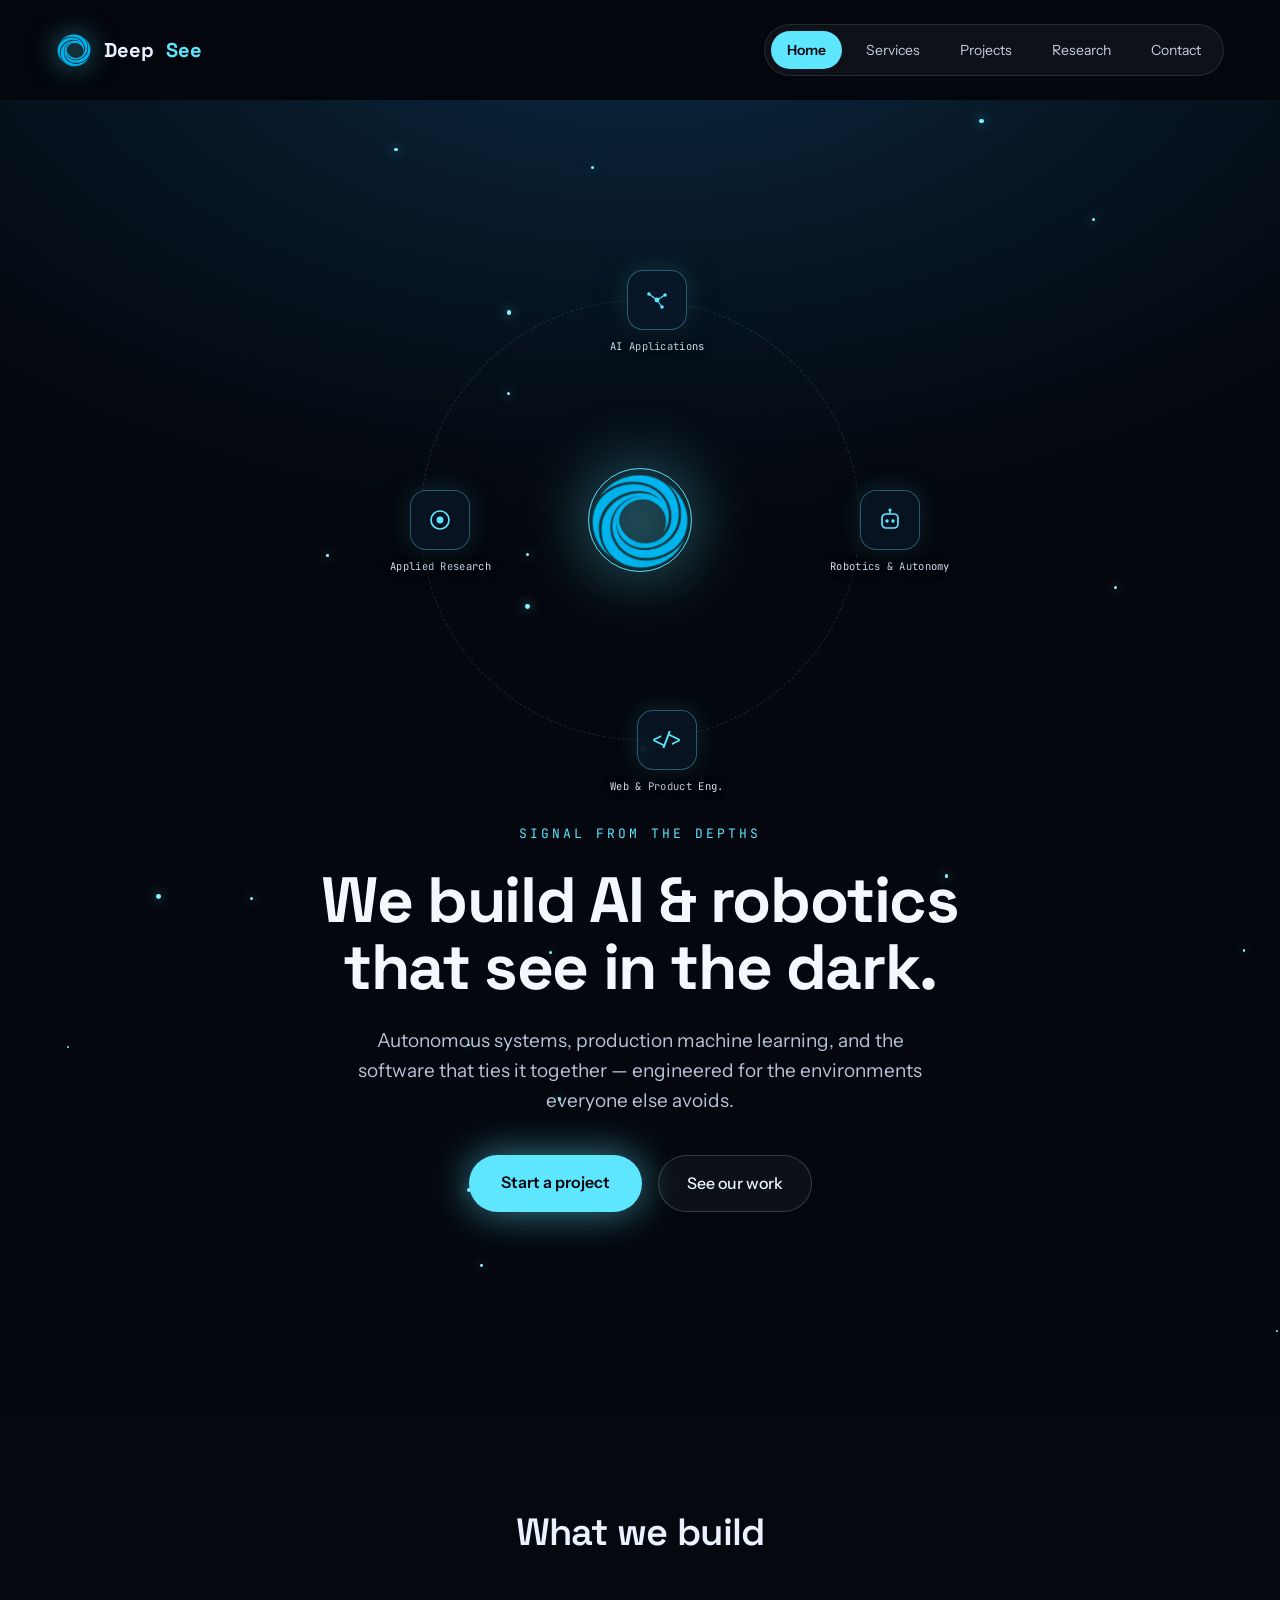
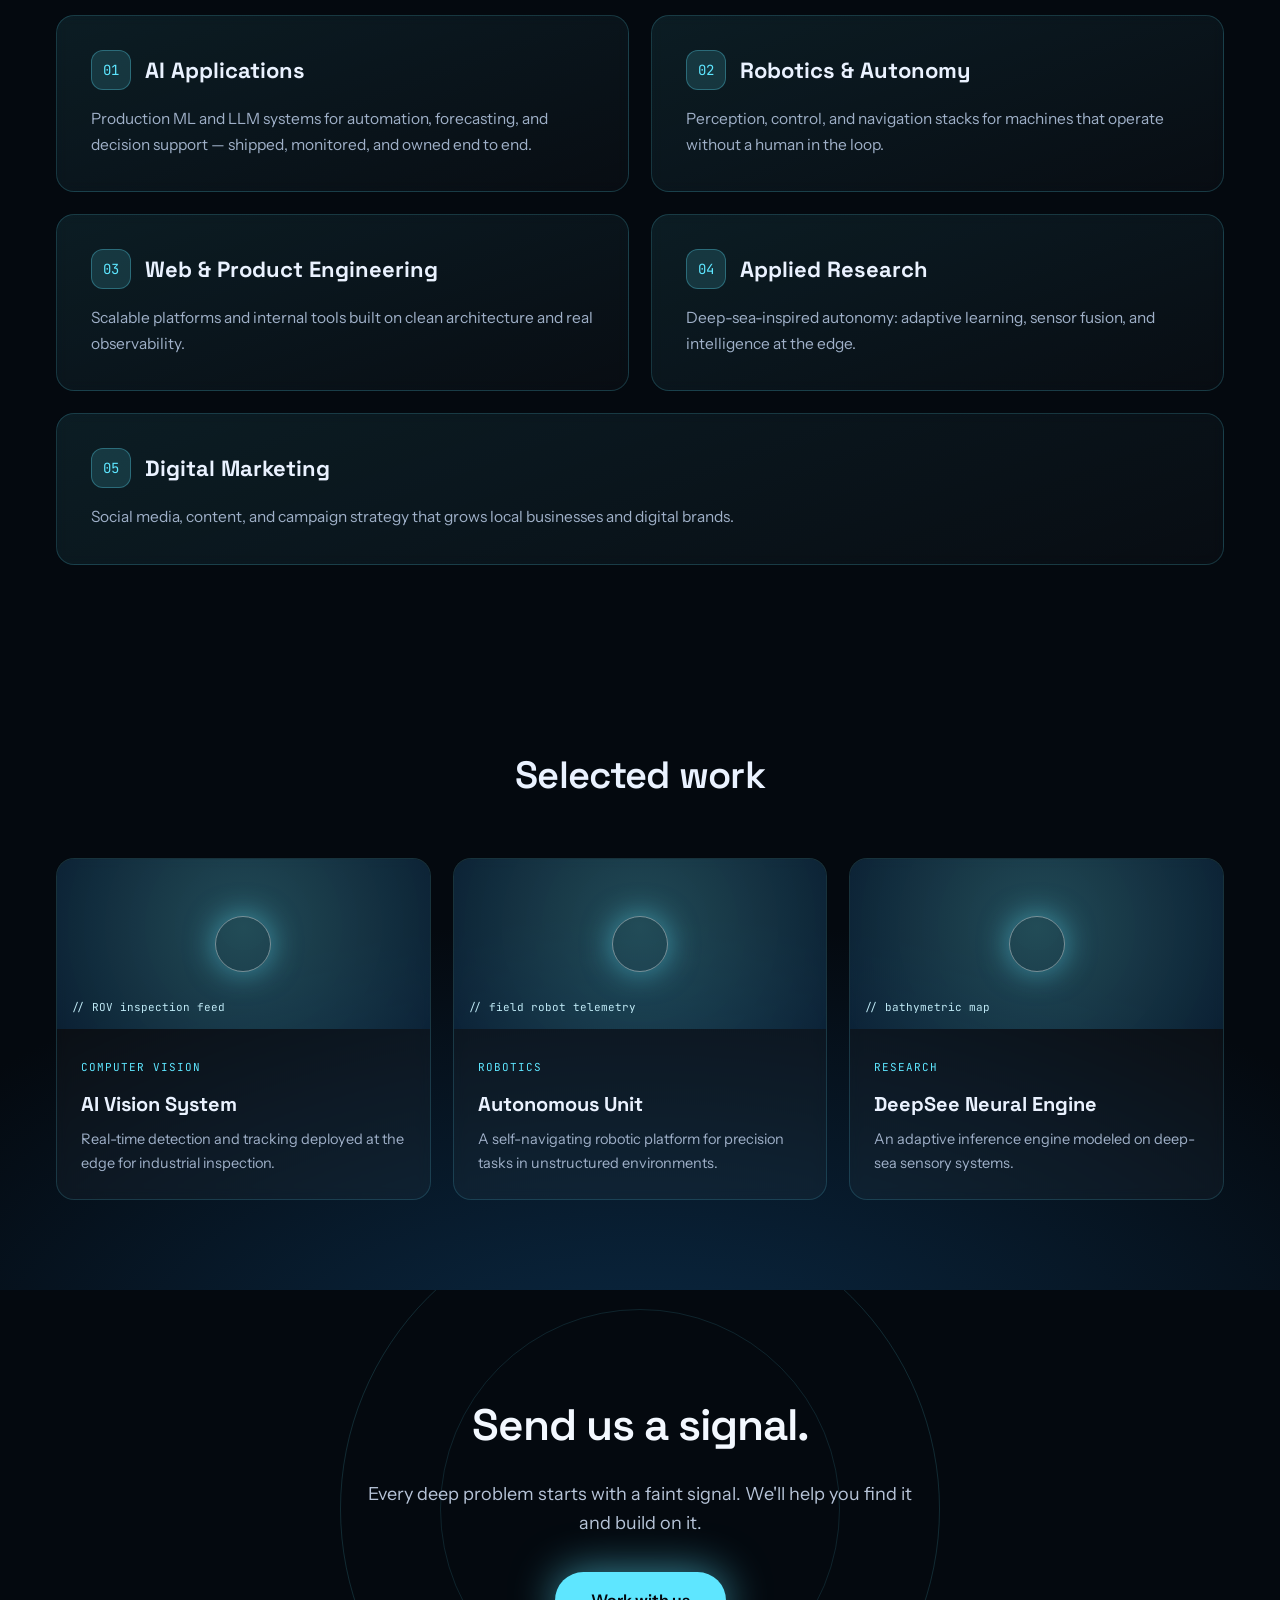
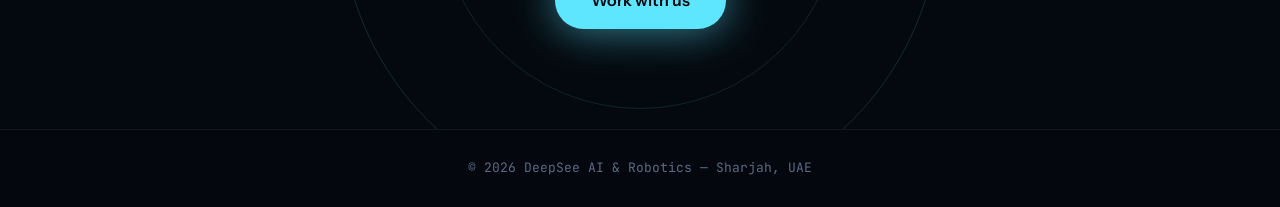
<file: index.html>
<!DOCTYPE html>
<html lang="en">
<head>
    <meta charset="UTF-8">
    <meta name="viewport" content="width=device-width, initial-scale=1.0">
    <title>Deep See AI & Robotics | Home</title>
    <link rel="preconnect" href="https://fonts.googleapis.com">
    <link rel="preconnect" href="https://fonts.gstatic.com" crossorigin>
    <link href="https://fonts.googleapis.com/css2?family=Space+Grotesk:wght@400;500;600;700&family=Instrument+Sans:wght@400;500;600&family=JetBrains+Mono:wght@400;500&display=swap" rel="stylesheet">
    <link rel="stylesheet" href="css/global_styles.css">
</head>

<body>

    <!-- ============================
         NAVIGATION
    ============================= -->
    <header class="navbar">
        <a href="index.html" class="logo">
            <img src="assets/deepsee-mark.png" alt="Deep See logo">
            Deep <span class="accent">See</span>
        </a>
        <nav>
            <ul class="nav-links">
                <li><a href="index.html" class="active">Home</a></li>
                <li><a href="pages/services.html">Services</a></li>
                <li><a href="pages/projects.html">Projects</a></li>
                <li><a href="pages/research.html">Research</a></li>
                <li><a href="pages/contact.html">Contact</a></li>
            </ul>
        </nav>
    </header>


    <!-- ============================
         HERO SECTION (orbiting capability system)
    ============================= -->
    <section class="hero-bio">
        <div class="particles" id="particles"></div>

        <div class="hero-bio-content">
            <div class="orbit">
                <div class="orbit-ring"></div>

                <div class="orbit-center">
                    <div class="orbit-ping"></div>
                    <div class="orbit-ping delay"></div>
                    <img src="assets/deepsee-mark.png" alt="Deep See">
                </div>

                <div class="orbit-spin">
                    <div class="orbit-badge-pos" data-angle="-90">
                        <div class="orbit-badge">
                            <div class="orbit-badge-icon">
                                <svg width="26" height="26" viewBox="0 0 26 26" fill="none"><line x1="13" y1="13" x2="5" y2="7" stroke="#5ee6ff" stroke-width="1.1"/><line x1="13" y1="13" x2="21" y2="8" stroke="#5ee6ff" stroke-width="1.1"/><line x1="13" y1="13" x2="18" y2="20" stroke="#5ee6ff" stroke-width="1.1"/><circle cx="13" cy="13" r="2.4" fill="#5ee6ff"/><circle cx="5" cy="7" r="1.8" fill="#5ee6ff"/><circle cx="21" cy="8" r="1.8" fill="#5ee6ff"/><circle cx="18" cy="20" r="1.8" fill="#5ee6ff"/></svg>
                            </div>
                            <span class="orbit-badge-label">AI Applications</span>
                        </div>
                    </div>
                    <div class="orbit-badge-pos" data-angle="0">
                        <div class="orbit-badge">
                            <div class="orbit-badge-icon">
                                <svg width="26" height="26" viewBox="0 0 26 26" fill="none"><line x1="13" y1="3" x2="13" y2="7" stroke="#5ee6ff" stroke-width="1.6"/><circle cx="13" cy="3" r="1.6" fill="#5ee6ff"/><rect x="5" y="7" width="16" height="14" rx="4" stroke="#5ee6ff" stroke-width="1.7"/><circle cx="10" cy="14" r="1.7" fill="#5ee6ff"/><circle cx="16" cy="14" r="1.7" fill="#5ee6ff"/></svg>
                            </div>
                            <span class="orbit-badge-label">Robotics &amp; Autonomy</span>
                        </div>
                    </div>
                    <div class="orbit-badge-pos" data-angle="90">
                        <div class="orbit-badge">
                            <div class="orbit-badge-icon">
                                <span style="font-family:'JetBrains Mono',monospace;font-size:18px;font-weight:500;color:#5ee6ff;">&lt;/&gt;</span>
                            </div>
                            <span class="orbit-badge-label">Web &amp; Product Eng.</span>
                        </div>
                    </div>
                    <div class="orbit-badge-pos" data-angle="180">
                        <div class="orbit-badge">
                            <div class="orbit-badge-icon">
                                <svg width="26" height="26" viewBox="0 0 26 26" fill="none"><circle cx="13" cy="13" r="9" stroke="#5ee6ff" stroke-width="1.7"/><circle cx="13" cy="13" r="3.4" fill="#5ee6ff"/></svg>
                            </div>
                            <span class="orbit-badge-label">Applied Research</span>
                        </div>
                    </div>
                </div>
            </div>

            <div class="eyebrow">Signal from the depths</div>
            <h1>We build AI &amp; robotics that see in the dark.</h1>
            <p>Autonomous systems, production machine learning, and the software that ties it together — engineered for the environments everyone else avoids.</p>
            <div class="hero-actions">
                <a href="pages/contact.html" class="cta-btn">Start a project</a>
                <a href="#projects" class="btn-secondary">See our work</a>
            </div>
        </div>
    </section>


    <!-- ============================
         WHAT WE BUILD (CORE SERVICES)
    ============================= -->
    <section id="services" class="services">
        <h2>What we build</h2>
        <div class="service-grid" id="services-grid"></div>
    </section>


    <!-- ============================
         SELECTED WORK
    ============================= -->
    <section id="projects" class="projects">
        <h2>Selected work</h2>
        <div class="project-grid" id="projects-grid"></div>
    </section>


    <!-- ============================
         CALL TO ACTION
    ============================= -->
    <section class="cta">
        <div class="cta-ring large"></div>
        <div class="cta-ring small"></div>
        <h2>Send us a signal.</h2>
        <p>Every deep problem starts with a faint signal. We'll help you find it and build on it.</p>
        <a href="pages/contact.html" class="cta-btn">Work with us</a>
    </section>


    <!-- ============================
         FOOTER
    ============================= -->
    <footer class="footer">
        <p>© 2026 DeepSee AI &amp; Robotics — Sharjah, UAE</p>
    </footer>

    <script src="js/home.js" defer></script>
</body>
</html>
</file>
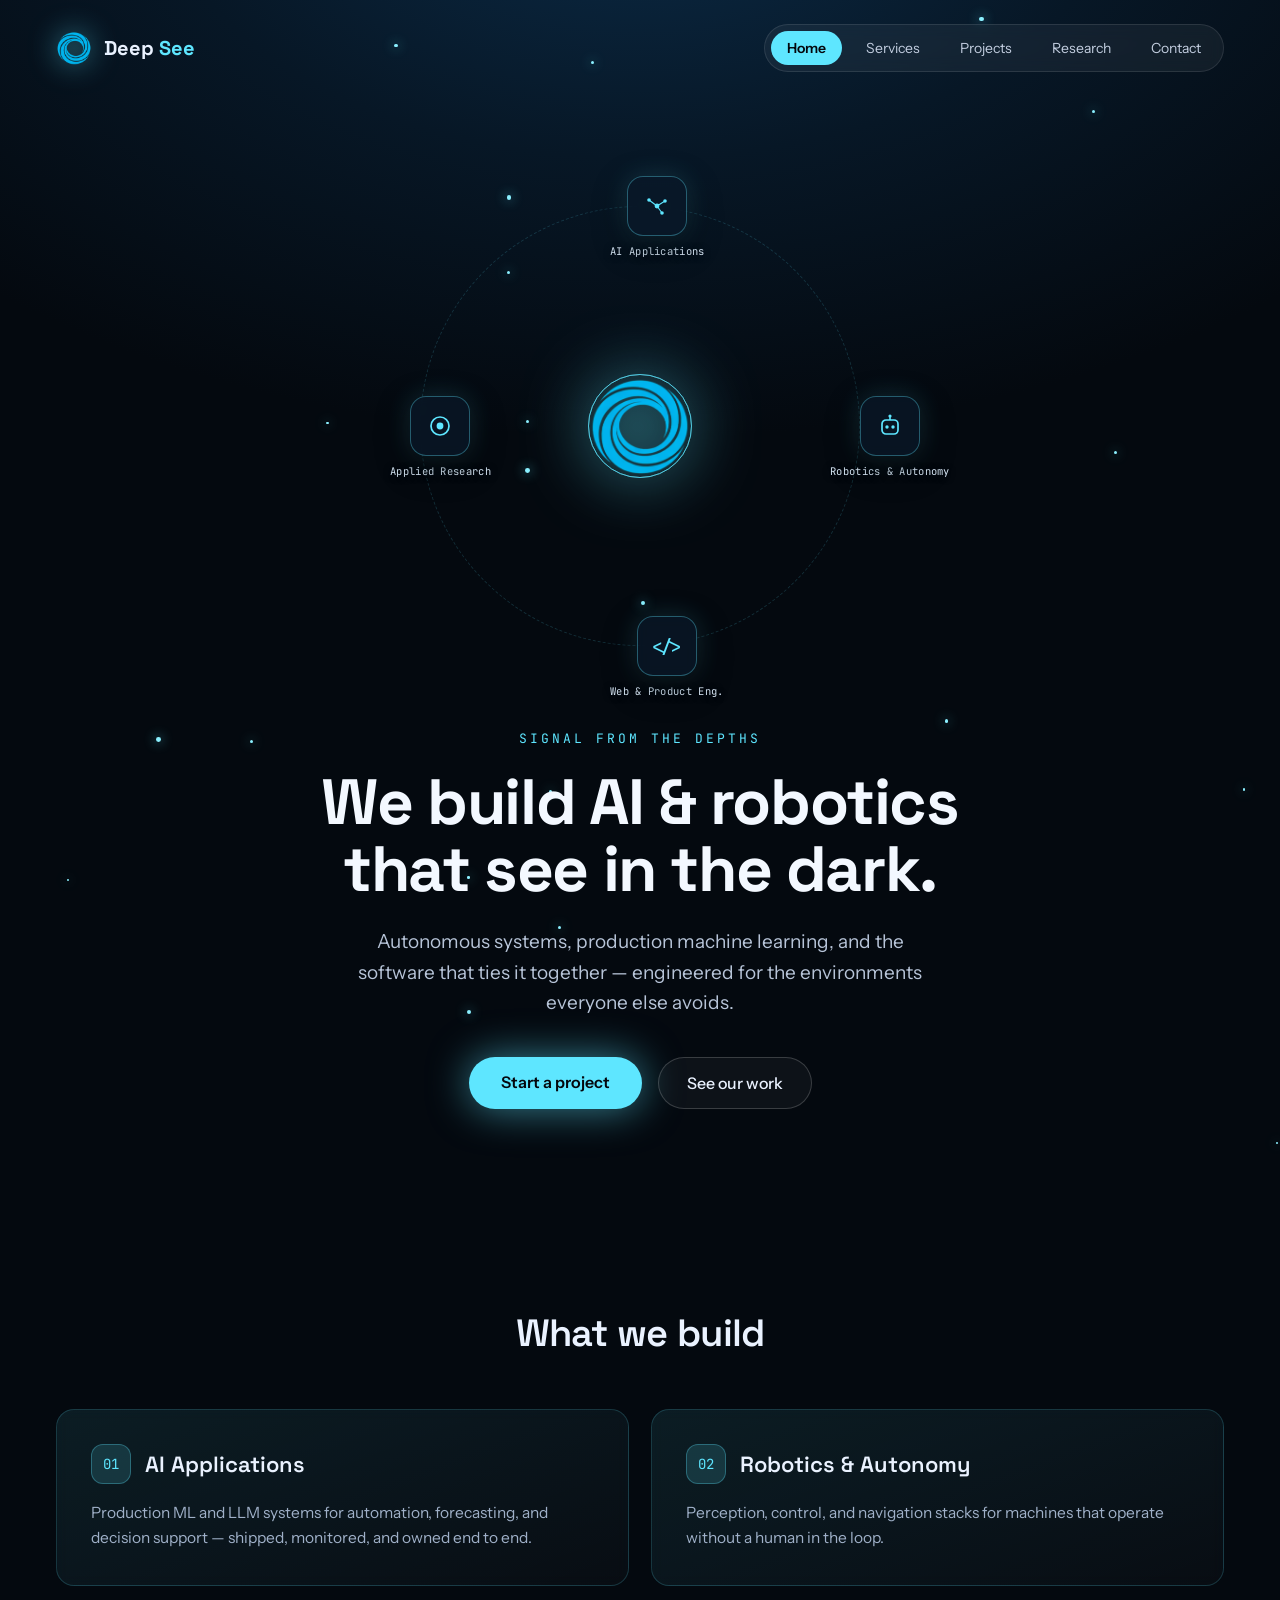
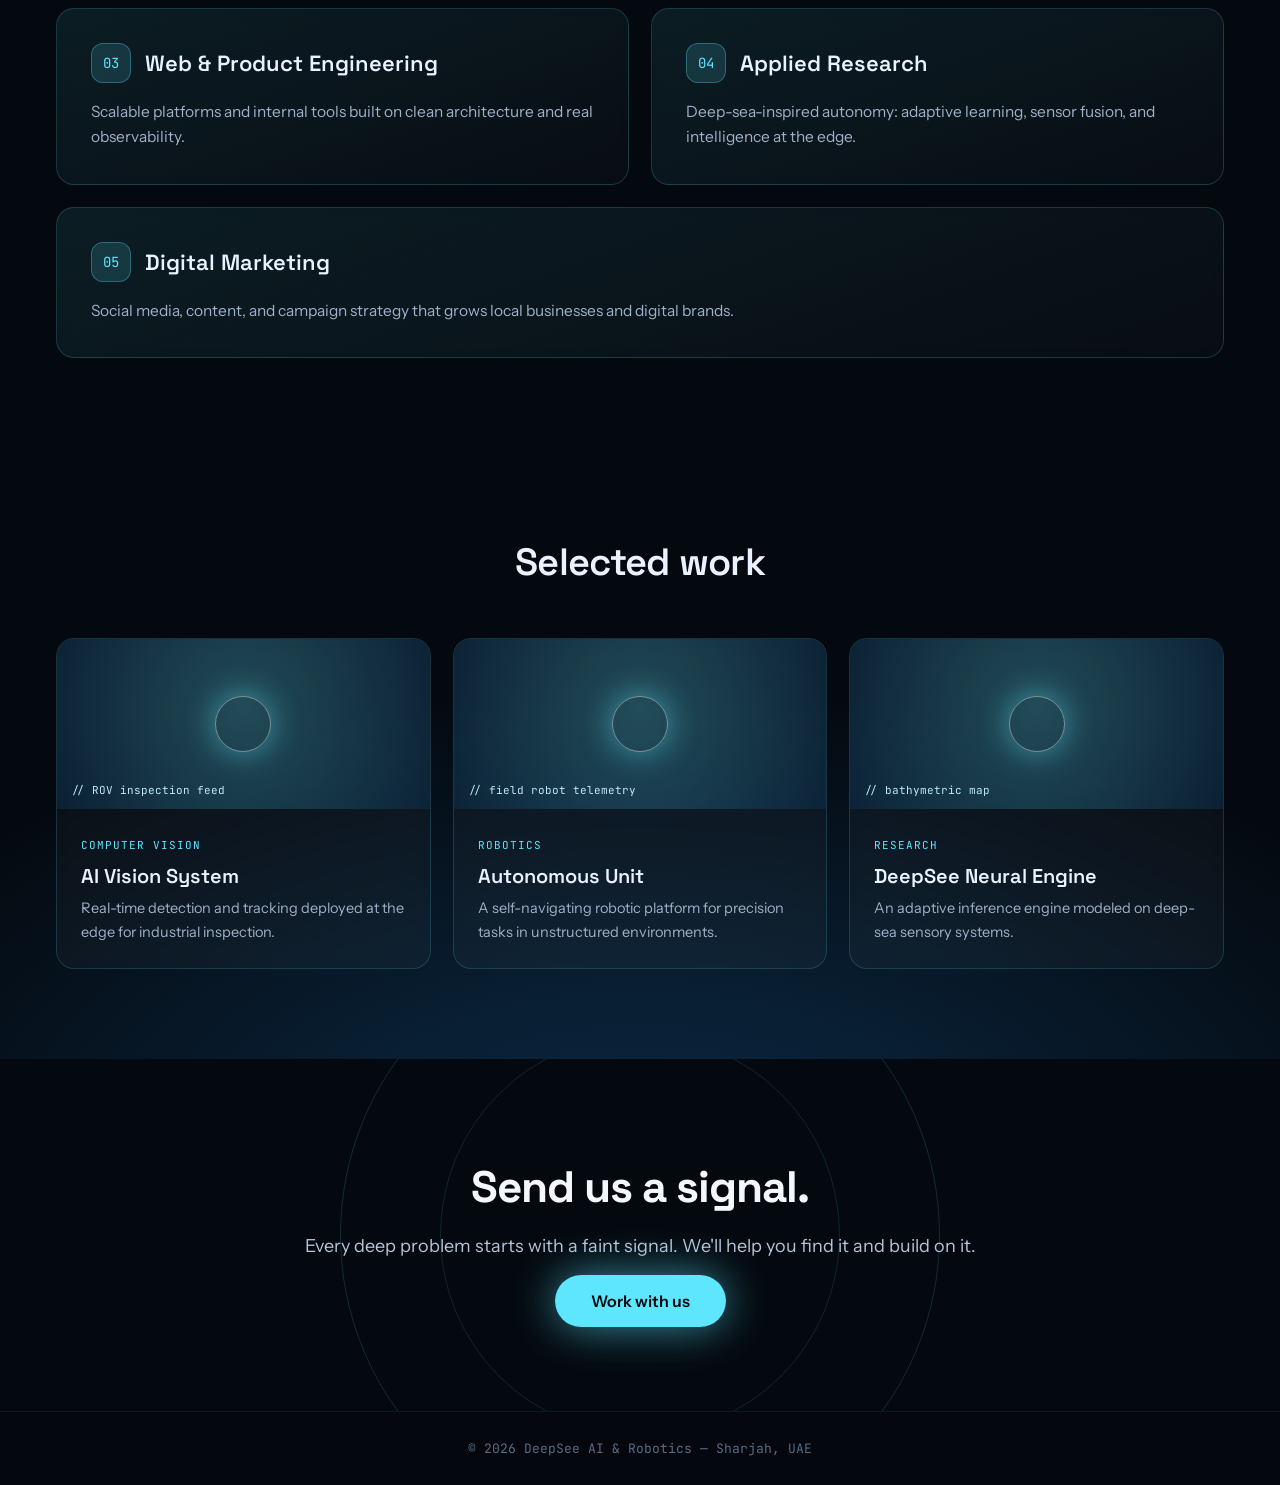
<file: design_handoff_bioluminescent_home/1b_bioluminescent_home.html>
<!DOCTYPE html>
<html lang="en">
<head>
<meta charset="UTF-8">
<meta name="viewport" content="width=device-width, initial-scale=1.0">
<title>Deep See — Bioluminescent Home (1B design reference)</title>
<link rel="preconnect" href="https://fonts.googleapis.com">
<link rel="preconnect" href="https://fonts.gstatic.com" crossorigin>
<link href="https://fonts.googleapis.com/css2?family=Space+Grotesk:wght@400;500;600;700&family=Instrument+Sans:wght@400;500;600&family=JetBrains+Mono:wght@400;500&display=swap" rel="stylesheet">
<style>
  * { margin:0; padding:0; box-sizing:border-box; }
  body { background:#04070d; font-family:'Instrument Sans',sans-serif; }
  a { text-decoration:none; }
  @keyframes rise { 0%{transform:translateY(0) scale(1);opacity:0} 10%{opacity:var(--o,0.7)} 90%{opacity:var(--o,0.7)} 100%{transform:translateY(-120px) scale(1.3);opacity:0} }
  @keyframes ping { 0%{transform:scale(0.4);opacity:0.8} 100%{transform:scale(2.6);opacity:0} }
  @keyframes glow { 0%,100%{box-shadow:0 0 0 rgba(77,166,255,0)} 50%{box-shadow:0 0 42px rgba(77,166,255,0.28)} }
  @keyframes floatB { 0%,100%{transform:translateY(0)} 50%{transform:translateY(-14px)} }
  @keyframes spin { 0%{transform:rotate(0deg)} 100%{transform:rotate(360deg)} }
  @keyframes spinrev { 0%{transform:rotate(0deg)} 100%{transform:rotate(-360deg)} }
</style>
</head>
<body>
<div style="max-width:1280px;margin:0 auto;">

  <div style="position:relative;background:radial-gradient(1200px 700px at 50% -10%,#0b2b47 0%,#071726 40%,#04090f 80%);color:#dfe7f2;font-family:'Instrument Sans',sans-serif;overflow:hidden;">
    <!-- bioluminescent particles (JS-generated below) -->
    <div id="particles" style="position:absolute;inset:0;pointer-events:none;"></div>

    <!-- nav -->
    <header style="position:relative;z-index:10;display:flex;justify-content:space-between;align-items:center;padding:24px 56px;">
      <div style="display:flex;align-items:center;gap:12px;">
        <img src="assets/deepsee-mark.png" alt="Deep See" style="width:36px;height:36px;object-fit:contain;filter:drop-shadow(0 0 14px rgba(94,230,255,0.7));">
        <span style="font-family:'Space Grotesk',sans-serif;font-weight:700;font-size:20px;color:#eaf2ff;">Deep <span style="color:#5ee6ff;">See</span></span>
      </div>
      <nav style="display:flex;gap:8px;align-items:center;font-size:14px;background:rgba(255,255,255,0.05);border:1px solid rgba(255,255,255,0.1);padding:6px;border-radius:999px;backdrop-filter:blur(8px);">
        <a href="#" style="color:#04070d;background:#5ee6ff;padding:8px 16px;border-radius:999px;font-weight:600;">Home</a>
        <a href="#" style="color:#c3cee0;padding:8px 16px;">Services</a>
        <a href="#" style="color:#c3cee0;padding:8px 16px;">Projects</a>
        <a href="#" style="color:#c3cee0;padding:8px 16px;">Research</a>
        <a href="#" style="color:#c3cee0;padding:8px 16px;">Contact</a>
      </nav>
    </header>

    <!-- hero centered with orbiting capability system -->
    <div style="position:relative;z-index:10;padding:70px 56px 110px;text-align:center;display:flex;flex-direction:column;align-items:center;">
      <div style="position:relative;width:520px;height:520px;margin:0 auto 44px;animation:floatB 6s ease-in-out infinite;">
        <div style="position:absolute;top:50%;left:50%;width:440px;height:440px;transform:translate(-50%,-50%);border-radius:50%;border:1px dashed rgba(94,230,255,0.16);"></div>
        <div style="position:absolute;top:50%;left:50%;width:120px;height:120px;transform:translate(-50%,-50%);display:flex;align-items:center;justify-content:center;">
          <div style="position:absolute;width:104px;height:104px;border-radius:50%;border:1px solid rgba(94,230,255,0.6);animation:ping 3.4s ease-out infinite;"></div>
          <div style="position:absolute;width:104px;height:104px;border-radius:50%;border:1px solid rgba(94,230,255,0.6);animation:ping 3.4s ease-out infinite 1.7s;"></div>
          <img src="assets/deepsee-mark.png" alt="Deep See" style="width:104px;height:104px;object-fit:contain;filter:drop-shadow(0 0 34px rgba(94,230,255,0.85));">
        </div>
        <div style="position:absolute;inset:0;animation:spin 42s linear infinite;">
          <div style="position:absolute;top:50%;left:50%;margin:-30px 0 0 -30px;transform:rotate(-90deg) translate(220px) rotate(90deg);">
            <div style="animation:spinrev 42s linear infinite;display:flex;flex-direction:column;align-items:center;gap:8px;">
              <div style="width:60px;height:60px;border-radius:16px;background:rgba(10,25,42,0.72);border:1px solid rgba(94,230,255,0.34);backdrop-filter:blur(6px);display:flex;align-items:center;justify-content:center;box-shadow:0 10px 34px rgba(0,0,0,0.45),0 0 26px rgba(94,230,255,0.18);">
                <svg width="26" height="26" viewBox="0 0 26 26" fill="none"><line x1="13" y1="13" x2="5" y2="7" stroke="#5ee6ff" stroke-width="1.1"/><line x1="13" y1="13" x2="21" y2="8" stroke="#5ee6ff" stroke-width="1.1"/><line x1="13" y1="13" x2="18" y2="20" stroke="#5ee6ff" stroke-width="1.1"/><circle cx="13" cy="13" r="2.4" fill="#5ee6ff"/><circle cx="5" cy="7" r="1.8" fill="#5ee6ff"/><circle cx="21" cy="8" r="1.8" fill="#5ee6ff"/><circle cx="18" cy="20" r="1.8" fill="#5ee6ff"/></svg>
              </div>
              <span style="font-family:'JetBrains Mono',monospace;font-size:10.5px;letter-spacing:0.3px;color:#d7e7f6;text-shadow:0 1px 7px rgba(0,10,20,0.75);white-space:nowrap;">AI Applications</span>
            </div>
          </div>
          <div style="position:absolute;top:50%;left:50%;margin:-30px 0 0 -30px;transform:rotate(0deg) translate(220px) rotate(0deg);">
            <div style="animation:spinrev 42s linear infinite;display:flex;flex-direction:column;align-items:center;gap:8px;">
              <div style="width:60px;height:60px;border-radius:16px;background:rgba(10,25,42,0.72);border:1px solid rgba(94,230,255,0.34);backdrop-filter:blur(6px);display:flex;align-items:center;justify-content:center;box-shadow:0 10px 34px rgba(0,0,0,0.45),0 0 26px rgba(94,230,255,0.18);">
                <svg width="26" height="26" viewBox="0 0 26 26" fill="none"><line x1="13" y1="3" x2="13" y2="7" stroke="#5ee6ff" stroke-width="1.6"/><circle cx="13" cy="3" r="1.6" fill="#5ee6ff"/><rect x="5" y="7" width="16" height="14" rx="4" stroke="#5ee6ff" stroke-width="1.7"/><circle cx="10" cy="14" r="1.7" fill="#5ee6ff"/><circle cx="16" cy="14" r="1.7" fill="#5ee6ff"/></svg>
              </div>
              <span style="font-family:'JetBrains Mono',monospace;font-size:10.5px;letter-spacing:0.3px;color:#d7e7f6;text-shadow:0 1px 7px rgba(0,10,20,0.75);white-space:nowrap;">Robotics &amp; Autonomy</span>
            </div>
          </div>
          <div style="position:absolute;top:50%;left:50%;margin:-30px 0 0 -30px;transform:rotate(90deg) translate(220px) rotate(-90deg);">
            <div style="animation:spinrev 42s linear infinite;display:flex;flex-direction:column;align-items:center;gap:8px;">
              <div style="width:60px;height:60px;border-radius:16px;background:rgba(10,25,42,0.72);border:1px solid rgba(94,230,255,0.34);backdrop-filter:blur(6px);display:flex;align-items:center;justify-content:center;box-shadow:0 10px 34px rgba(0,0,0,0.45),0 0 26px rgba(94,230,255,0.18);">
                <span style="font-family:'JetBrains Mono',monospace;font-size:18px;font-weight:500;color:#5ee6ff;">&lt;/&gt;</span>
              </div>
              <span style="font-family:'JetBrains Mono',monospace;font-size:10.5px;letter-spacing:0.3px;color:#d7e7f6;text-shadow:0 1px 7px rgba(0,10,20,0.75);white-space:nowrap;">Web &amp; Product Eng.</span>
            </div>
          </div>
          <div style="position:absolute;top:50%;left:50%;margin:-30px 0 0 -30px;transform:rotate(180deg) translate(220px) rotate(-180deg);">
            <div style="animation:spinrev 42s linear infinite;display:flex;flex-direction:column;align-items:center;gap:8px;">
              <div style="width:60px;height:60px;border-radius:16px;background:rgba(10,25,42,0.72);border:1px solid rgba(94,230,255,0.34);backdrop-filter:blur(6px);display:flex;align-items:center;justify-content:center;box-shadow:0 10px 34px rgba(0,0,0,0.45),0 0 26px rgba(94,230,255,0.18);">
                <svg width="26" height="26" viewBox="0 0 26 26" fill="none"><circle cx="13" cy="13" r="9" stroke="#5ee6ff" stroke-width="1.7"/><circle cx="13" cy="13" r="3.4" fill="#5ee6ff"/></svg>
              </div>
              <span style="font-family:'JetBrains Mono',monospace;font-size:10.5px;letter-spacing:0.3px;color:#d7e7f6;text-shadow:0 1px 7px rgba(0,10,20,0.75);white-space:nowrap;">Applied Research</span>
            </div>
          </div>
        </div>
      </div>
      <div style="font-family:'JetBrains Mono',monospace;font-size:13px;letter-spacing:3px;color:#5ee6ff;text-transform:uppercase;margin-bottom:22px;">Signal from the depths</div>
      <h1 style="font-family:'Space Grotesk',sans-serif;font-weight:700;font-size:64px;line-height:1.05;letter-spacing:-1.4px;color:#f3f8ff;margin-bottom:24px;max-width:840px;text-wrap:balance;">We build AI &amp; robotics that see in the dark.</h1>
      <p style="font-size:19px;line-height:1.6;color:#b7c4d8;max-width:600px;margin-bottom:38px;">Autonomous systems, production machine learning, and the software that ties it together — engineered for the environments everyone else avoids.</p>
      <div style="display:flex;gap:16px;">
        <a href="#" style="background:#5ee6ff;color:#04070d;font-weight:600;padding:15px 32px;border-radius:999px;font-size:16px;box-shadow:0 0 40px rgba(94,230,255,0.55);">Start a project</a>
        <a href="#" style="color:#eaf2ff;font-weight:500;padding:15px 28px;border-radius:999px;border:1px solid rgba(255,255,255,0.18);background:rgba(255,255,255,0.04);">See our work</a>
      </div>
    </div>
  </div>

  <!-- services glass -->
  <div style="background:#04090f;color:#dfe7f2;padding:90px 56px;">
    <h2 style="font-family:'Space Grotesk',sans-serif;font-weight:600;font-size:38px;letter-spacing:-0.7px;color:#eaf2ff;text-align:center;margin-bottom:52px;">What we build</h2>
    <div id="services" style="display:flex;flex-wrap:wrap;gap:22px;"></div>
  </div>

  <!-- projects glow tiles -->
  <div style="background:radial-gradient(900px 500px at 50% 120%,#0b2b47,#04090f);color:#dfe7f2;padding:90px 56px;">
    <h2 style="font-family:'Space Grotesk',sans-serif;font-weight:600;font-size:38px;letter-spacing:-0.7px;color:#eaf2ff;text-align:center;margin-bottom:52px;">Selected work</h2>
    <div id="projects" style="display:grid;grid-template-columns:repeat(3,1fr);gap:22px;"></div>
  </div>

  <!-- CTA -->
  <div style="position:relative;padding:100px 56px;text-align:center;background:#04090f;overflow:hidden;">
    <div style="position:absolute;top:50%;left:50%;width:600px;height:600px;transform:translate(-50%,-50%);border-radius:50%;border:1px solid rgba(94,230,255,0.15);"></div>
    <div style="position:absolute;top:50%;left:50%;width:400px;height:400px;transform:translate(-50%,-50%);border-radius:50%;border:1px solid rgba(94,230,255,0.12);"></div>
    <h2 style="position:relative;font-family:'Space Grotesk',sans-serif;font-weight:700;font-size:44px;letter-spacing:-1px;color:#f3f8ff;margin-bottom:20px;">Send us a signal.</h2>
    <p style="position:relative;font-size:18px;color:#b7c4d8;margin-bottom:34px;">Every deep problem starts with a faint signal. We'll help you find it and build on it.</p>
    <a href="#" style="position:relative;background:#5ee6ff;color:#04070d;font-weight:600;padding:16px 36px;border-radius:999px;font-size:16px;box-shadow:0 0 44px rgba(94,230,255,0.6);">Work with us</a>
  </div>
  <footer style="background:#04070d;padding:28px 56px;border-top:1px solid rgba(255,255,255,0.06);color:#5b6b85;font-family:'JetBrains Mono',monospace;font-size:13px;text-align:center;">© 2026 DeepSee AI &amp; Robotics — Sharjah, UAE</footer>

</div>

<script>
// --- content data ---
const services = [
  { no: '01', title: 'AI Applications', body: 'Production ML and LLM systems for automation, forecasting, and decision support — shipped, monitored, and owned end to end.' },
  { no: '02', title: 'Robotics & Autonomy', body: 'Perception, control, and navigation stacks for machines that operate without a human in the loop.' },
  { no: '03', title: 'Web & Product Engineering', body: 'Scalable platforms and internal tools built on clean architecture and real observability.' },
  { no: '04', title: 'Applied Research', body: 'Deep-sea-inspired autonomy: adaptive learning, sensor fusion, and intelligence at the edge.' },
  { no: '05', title: 'Digital Marketing', body: 'Social media, content, and campaign strategy that grows local businesses and digital brands.' },
];
const projects = [
  { tag: 'COMPUTER VISION', title: 'AI Vision System', body: 'Real-time detection and tracking deployed at the edge for industrial inspection.', img: '// ROV inspection feed' },
  { tag: 'ROBOTICS', title: 'Autonomous Unit', body: 'A self-navigating robotic platform for precision tasks in unstructured environments.', img: '// field robot telemetry' },
  { tag: 'RESEARCH', title: 'DeepSee Neural Engine', body: 'An adaptive inference engine modeled on deep-sea sensory systems.', img: '// bathymetric map' },
];

// --- services render ---
document.getElementById('services').innerHTML = services.map(s => `
  <div style="flex:1 1 460px;background:linear-gradient(160deg,rgba(94,230,255,0.09),rgba(255,255,255,0.02));border:1px solid rgba(94,230,255,0.18);border-radius:18px;padding:34px;backdrop-filter:blur(6px);animation:glow 5s ease-in-out infinite;">
    <div style="display:flex;align-items:center;gap:14px;margin-bottom:16px;">
      <div style="width:40px;height:40px;border-radius:12px;background:rgba(94,230,255,0.14);border:1px solid rgba(94,230,255,0.3);display:flex;align-items:center;justify-content:center;font-family:'JetBrains Mono',monospace;color:#5ee6ff;font-size:14px;">${s.no}</div>
      <h3 style="font-family:'Space Grotesk',sans-serif;font-weight:600;font-size:22px;color:#eaf2ff;">${s.title}</h3>
    </div>
    <p style="font-size:15.5px;line-height:1.65;color:#9fb0c8;">${s.body}</p>
  </div>`).join('');

// --- projects render ---
document.getElementById('projects').innerHTML = projects.map(p => `
  <div style="border-radius:18px;overflow:hidden;border:1px solid rgba(94,230,255,0.16);background:rgba(255,255,255,0.03);backdrop-filter:blur(6px);">
    <div style="height:170px;background:radial-gradient(circle at 50% 40%,rgba(94,230,255,0.28),rgba(11,43,71,0.6));display:flex;align-items:center;justify-content:center;position:relative;">
      <div style="width:56px;height:56px;border-radius:50%;border:1px solid rgba(255,255,255,0.4);box-shadow:0 0 30px rgba(94,230,255,0.5);"></div>
      <span style="position:absolute;bottom:12px;left:14px;font-family:'JetBrains Mono',monospace;font-size:11px;color:#bfe9f5;">${p.img}</span>
    </div>
    <div style="padding:24px;">
      <span style="font-family:'JetBrains Mono',monospace;font-size:11px;color:#5ee6ff;letter-spacing:1px;">${p.tag}</span>
      <h3 style="font-family:'Space Grotesk',sans-serif;font-weight:600;font-size:20px;color:#eaf2ff;margin:10px 0 8px;">${p.title}</h3>
      <p style="font-size:14.5px;line-height:1.6;color:#9fb0c8;">${p.body}</p>
    </div>
  </div>`).join('');

// --- bioluminescent particles ---
let seed = 47;
const rnd = () => { seed = (seed * 9301 + 49297) % 233280; return seed / 233280; };
const parts = Array.from({ length: 22 }, () => {
  const size = (2 + rnd() * 3).toFixed(1);
  return `<div style="position:absolute;left:${(rnd()*100).toFixed(1)}%;top:${(rnd()*100).toFixed(1)}%;width:${size}px;height:${size}px;--o:${(0.4+rnd()*0.5).toFixed(2)};border-radius:50%;background:#8bf0ff;box-shadow:0 0 12px #5ee6ff;animation:rise ${(7+rnd()*9).toFixed(1)}s linear infinite -${(rnd()*10).toFixed(1)}s;"></div>`;
});
document.getElementById('particles').innerHTML = parts.join('');
</script>
</body>
</html>
</file>
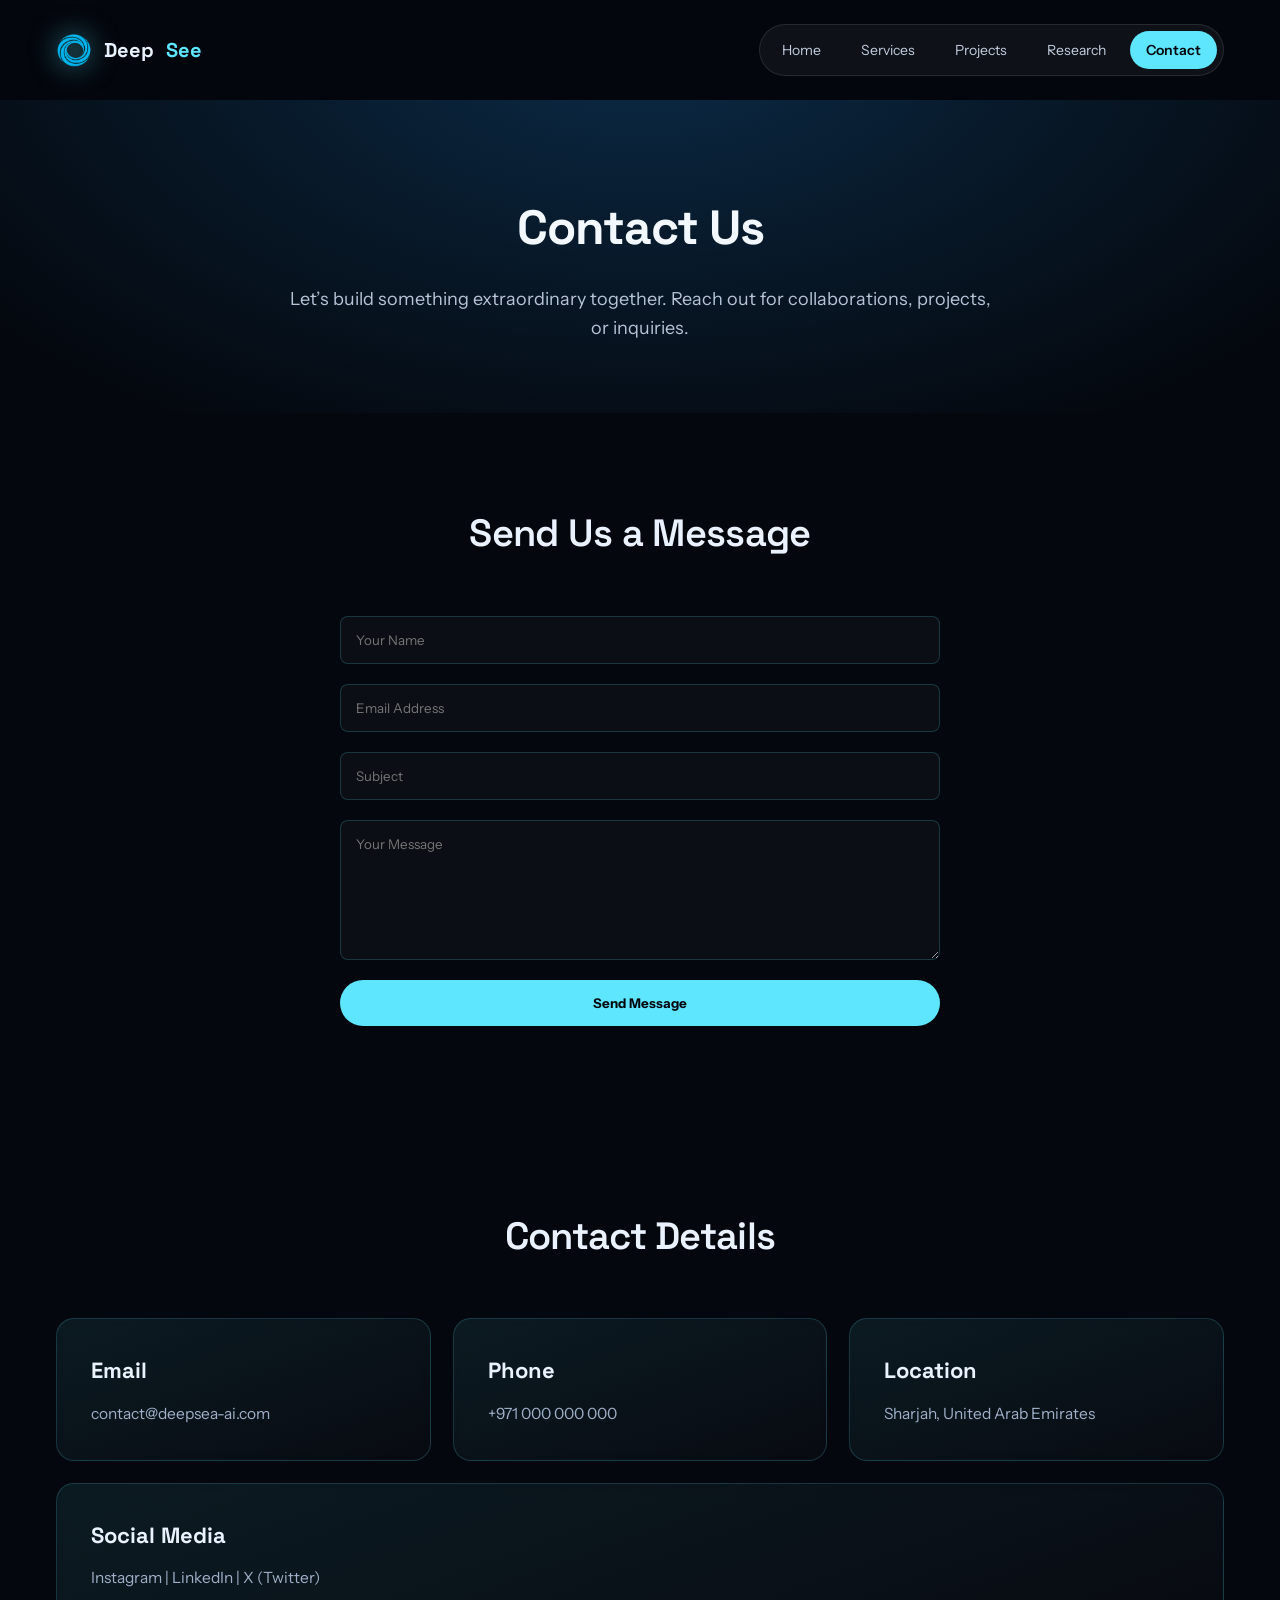
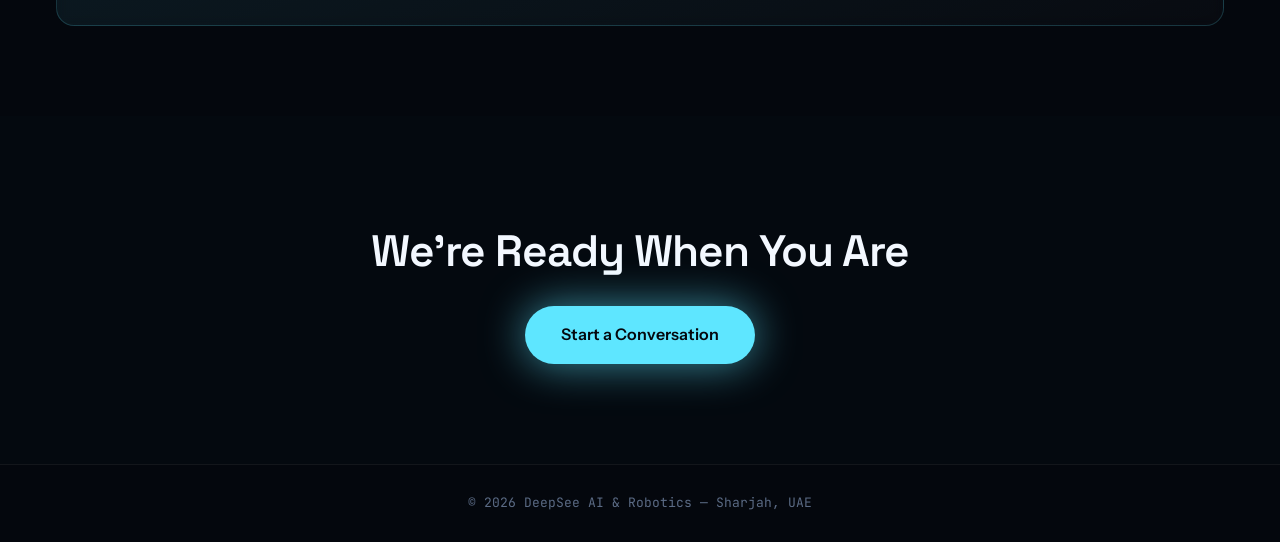
<file: pages/contact.html>
<!DOCTYPE html>
<html lang="en">
<head>
    <meta charset="UTF-8">
    <meta name="viewport" content="width=device-width, initial-scale=1.0">
    <title>Deep See AI & Robotics | Contact</title>
    <link rel="preconnect" href="https://fonts.googleapis.com">
    <link rel="preconnect" href="https://fonts.gstatic.com" crossorigin>
    <link href="https://fonts.googleapis.com/css2?family=Space+Grotesk:wght@400;500;600;700&family=Instrument+Sans:wght@400;500;600&family=JetBrains+Mono:wght@400;500&display=swap" rel="stylesheet">
    <link rel="stylesheet" href="../css/global_styles.css">
</head>

<body>

    <!-- ============================
         NAVIGATION
    ============================= -->
    <header class="navbar">
        <a href="../index.html" class="logo">
            <img src="../assets/deepsee-mark.png" alt="Deep See logo">
            Deep <span class="accent">See</span>
        </a>
        <nav>
            <ul class="nav-links">
                <li><a href="../index.html">Home</a></li>
                <li><a href="services.html">Services</a></li>
                <li><a href="projects.html">Projects</a></li>
                <li><a href="research.html">Research</a></li>
                <li><a href="contact.html" class="active">Contact</a></li>
            </ul>
        </nav>
    </header>


    <!-- ============================
         HERO / INTRO
    ============================= -->
    <section class="contact-hero page-hero">
        <div class="hero-content">
            <h1>Contact Us</h1>
            <p>Let’s build something extraordinary together. Reach out for collaborations, projects, or inquiries.</p>
        </div>
    </section>


    <!-- ============================
         CONTACT FORM
    ============================= -->
    <section id="contact-form" class="contact-section">
        <h2>Send Us a Message</h2>

        <form class="contact-form">
            <input type="text" name="name" placeholder="Your Name" required>

            <input type="email" name="email" placeholder="Email Address" required>

            <input type="text" name="subject" placeholder="Subject" required>

            <textarea name="message" placeholder="Your Message" required></textarea>

            <button type="submit">Send Message</button>
        </form>
    </section>


    <!-- ============================
         CONTACT DETAILS
    ============================= -->
    <section id="details" class="contact-details">
        <h2>Contact Details</h2>

        <div class="details-grid">

            <div class="detail-card">
                <h3>Email</h3>
                <p>contact@deepsea-ai.com</p>
            </div>

            <div class="detail-card">
                <h3>Phone</h3>
                <p>+971 000 000 000</p>
            </div>

            <div class="detail-card">
                <h3>Location</h3>
                <p>Sharjah, United Arab Emirates</p>
            </div>

            <div class="detail-card">
                <h3>Social Media</h3>
                <p>Instagram | LinkedIn | X (Twitter)</p>
            </div>

        </div>
    </section>


    <!-- ============================
         CTA
    ============================= -->
    <section class="cta">
        <h2>We’re Ready When You Are</h2>
        <a href="#contact-form" class="cta-btn">Start a Conversation</a>
    </section>


    <!-- ============================
         FOOTER
    ============================= -->
    <footer class="footer">
        <p>© 2026 DeepSee AI &amp; Robotics — Sharjah, UAE</p>
    </footer>

</body>
</html>
</file>
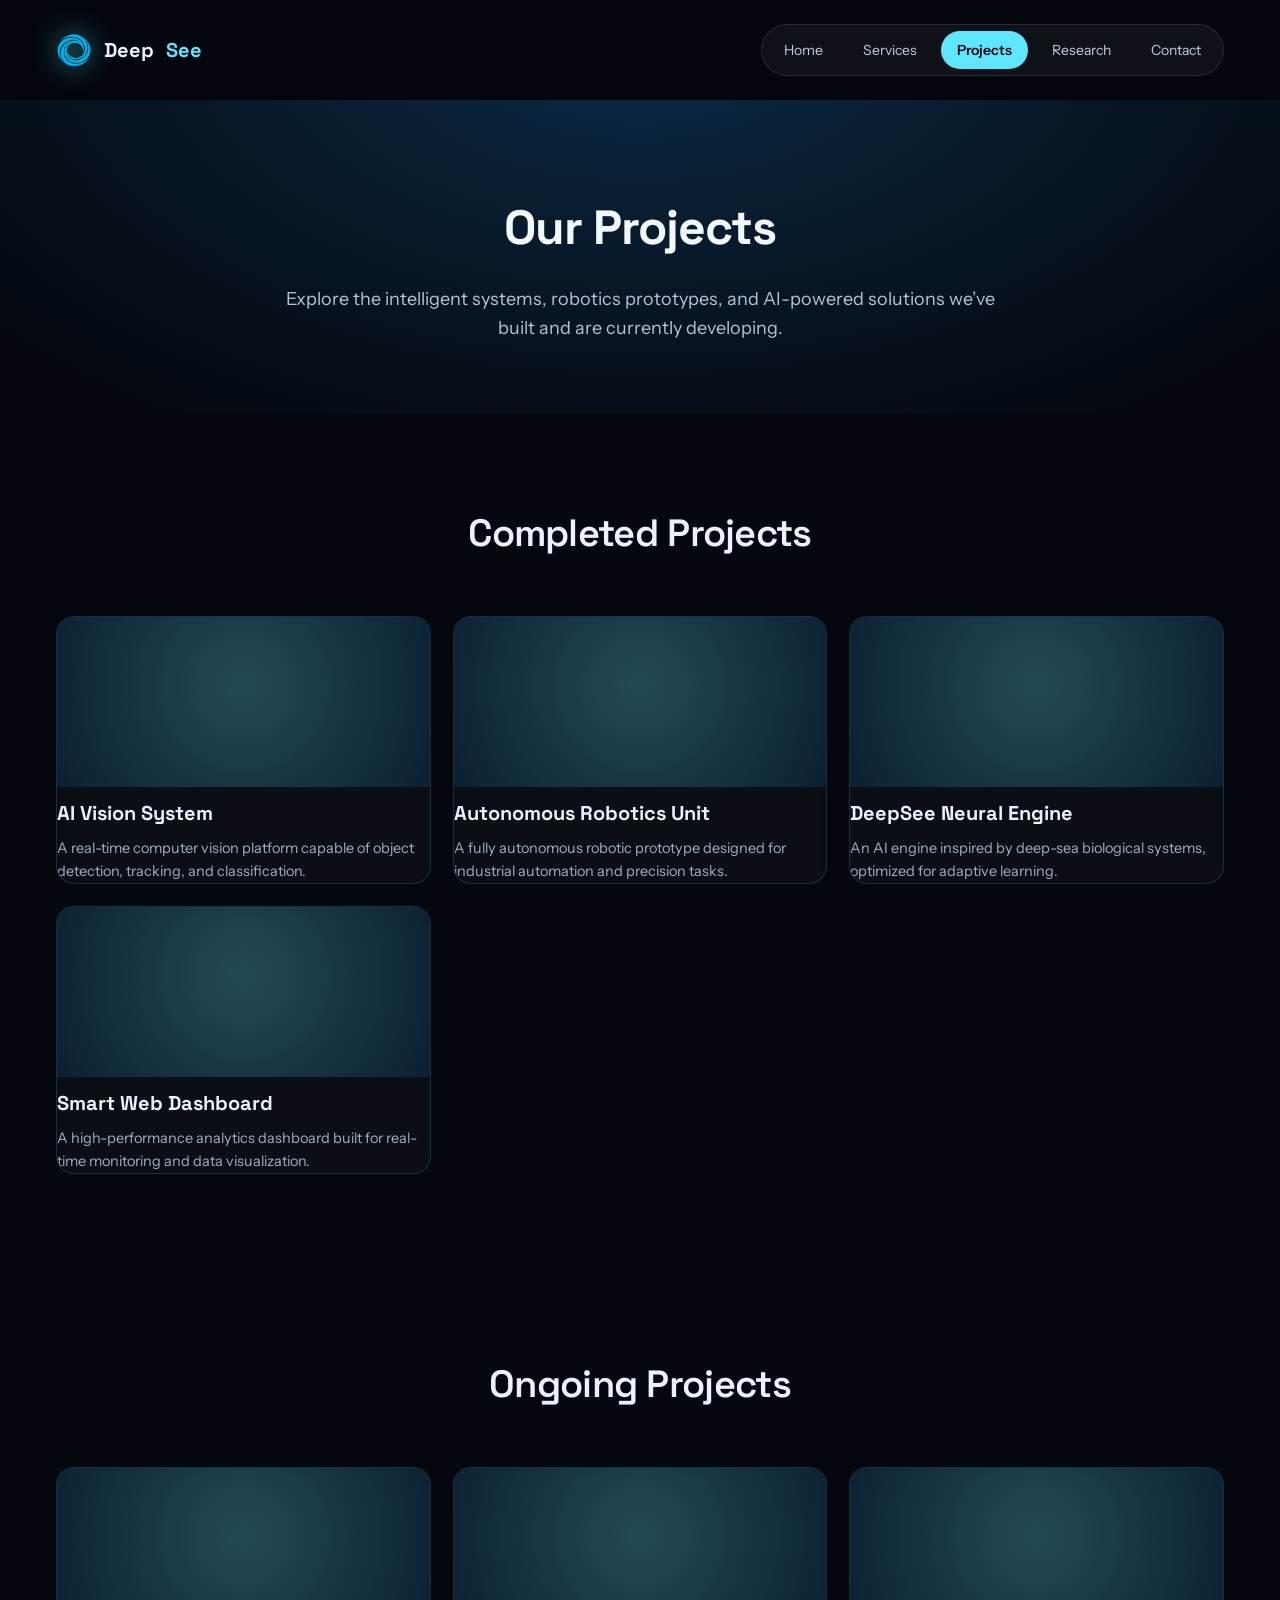
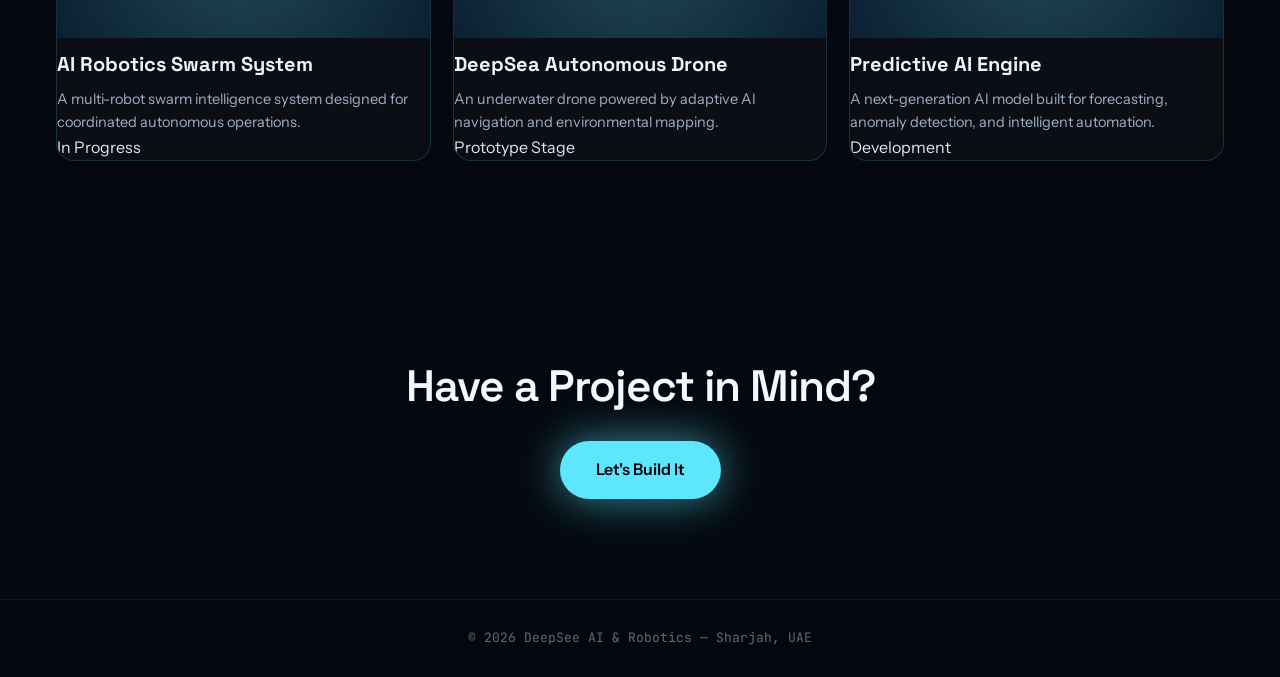
<file: pages/projects.html>
<!DOCTYPE html>
<html lang="en">
<head>
    <meta charset="UTF-8">
    <meta name="viewport" content="width=device-width, initial-scale=1.0">
    <title>DeepSee AI & Robotics | Projects</title>
    <link rel="preconnect" href="https://fonts.googleapis.com">
    <link rel="preconnect" href="https://fonts.gstatic.com" crossorigin>
    <link href="https://fonts.googleapis.com/css2?family=Space+Grotesk:wght@400;500;600;700&family=Instrument+Sans:wght@400;500;600&family=JetBrains+Mono:wght@400;500&display=swap" rel="stylesheet">
    <link rel="stylesheet" href="../css/global_styles.css">
</head>

<body>

    <!-- ============================
         NAVIGATION
    ============================= -->
    <header class="navbar">
        <a href="../index.html" class="logo">
            <img src="../assets/deepsee-mark.png" alt="Deep See logo">
            Deep <span class="accent">See</span>
        </a>
        <nav>
            <ul class="nav-links">
                <li><a href="../index.html">Home</a></li>
                <li><a href="services.html">Services</a></li>
                <li><a href="projects.html" class="active">Projects</a></li>
                <li><a href="research.html">Research</a></li>
                <li><a href="contact.html">Contact</a></li>
            </ul>
        </nav>
    </header>


    <!-- ============================
         HERO / INTRO
    ============================= -->
    <section class="projects-hero page-hero">
        <div class="hero-content">
            <h1>Our Projects</h1>
            <p>Explore the intelligent systems, robotics prototypes, and AI-powered solutions we’ve built and are currently developing.</p>
        </div>
    </section>


    <!-- ============================
         COMPLETED PROJECTS
    ============================= -->
    <section id="completed" class="projects-section">
        <h2>Completed Projects</h2>

        <div class="project-grid">

            <div class="project-card">
                <div class="project-img"></div>
                <h3>AI Vision System</h3>
                <p>A real-time computer vision platform capable of object detection, tracking, and classification.</p>
            </div>

            <div class="project-card">
                <div class="project-img"></div>
                <h3>Autonomous Robotics Unit</h3>
                <p>A fully autonomous robotic prototype designed for industrial automation and precision tasks.</p>
            </div>

            <div class="project-card">
                <div class="project-img"></div>
                <h3>DeepSee Neural Engine</h3>
                <p>An AI engine inspired by deep-sea biological systems, optimized for adaptive learning.</p>
            </div>

            <div class="project-card">
                <div class="project-img"></div>
                <h3>Smart Web Dashboard</h3>
                <p>A high-performance analytics dashboard built for real-time monitoring and data visualization.</p>
            </div>

        </div>
    </section>


    <!-- ============================
         ONGOING PROJECTS
    ============================= -->
    <section id="ongoing" class="projects-section">
        <h2>Ongoing Projects</h2>

        <div class="project-grid">

            <div class="project-card">
                <div class="project-img"></div>
                <h3>AI Robotics Swarm System</h3>
                <p>A multi-robot swarm intelligence system designed for coordinated autonomous operations.</p>
                <span class="status">In Progress</span>
            </div>

            <div class="project-card">
                <div class="project-img"></div>
                <h3>DeepSea Autonomous Drone</h3>
                <p>An underwater drone powered by adaptive AI navigation and environmental mapping.</p>
                <span class="status">Prototype Stage</span>
            </div>

            <div class="project-card">
                <div class="project-img"></div>
                <h3>Predictive AI Engine</h3>
                <p>A next-generation AI model built for forecasting, anomaly detection, and intelligent automation.</p>
                <span class="status">Development</span>
            </div>

        </div>
    </section>


    <!-- ============================
         CONTACT CTA
    ============================= -->
    <section id="contact" class="cta">
        <h2>Have a Project in Mind?</h2>
        <a href="contact.html" class="cta-btn">Let's Build It</a>
    </section>


    <!-- ============================
         FOOTER
    ============================= -->
    <footer class="footer">
        <p>© 2026 DeepSee AI &amp; Robotics — Sharjah, UAE</p>
    </footer>

</body>
</html>
</file>
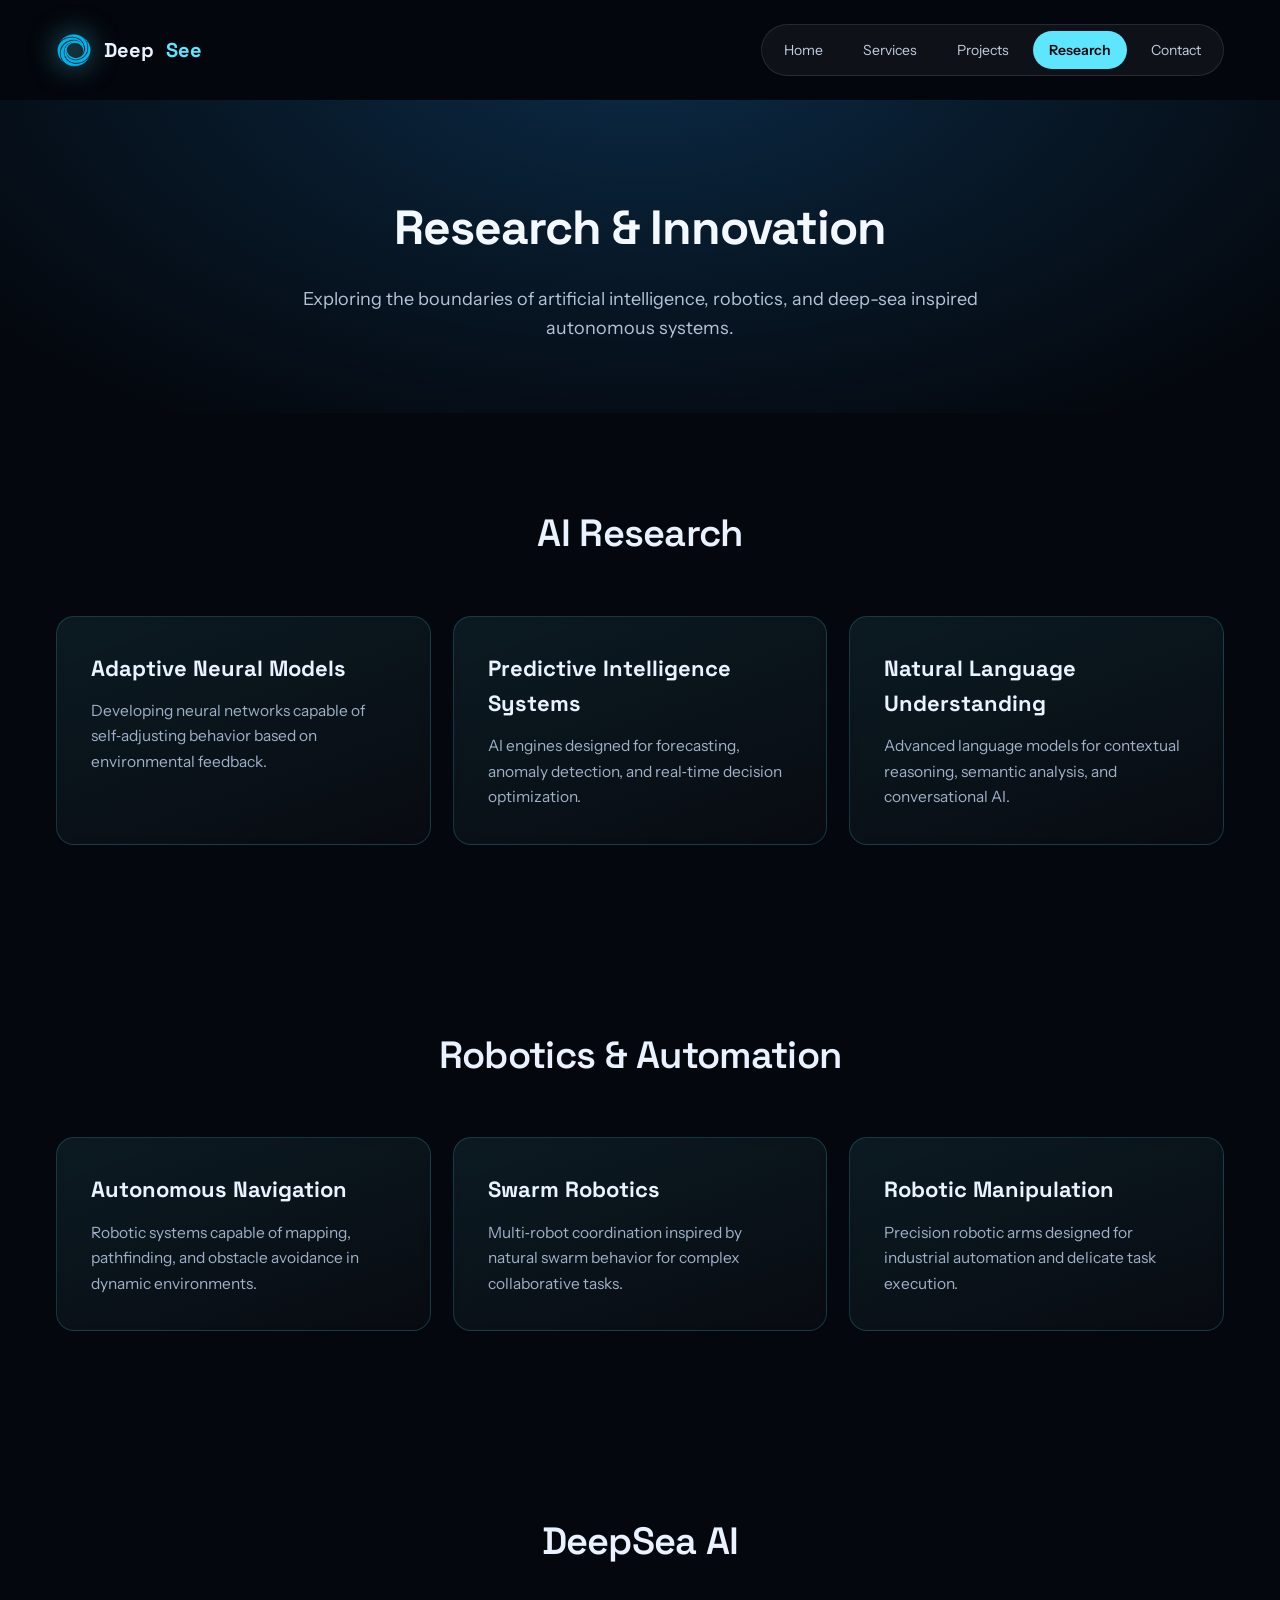
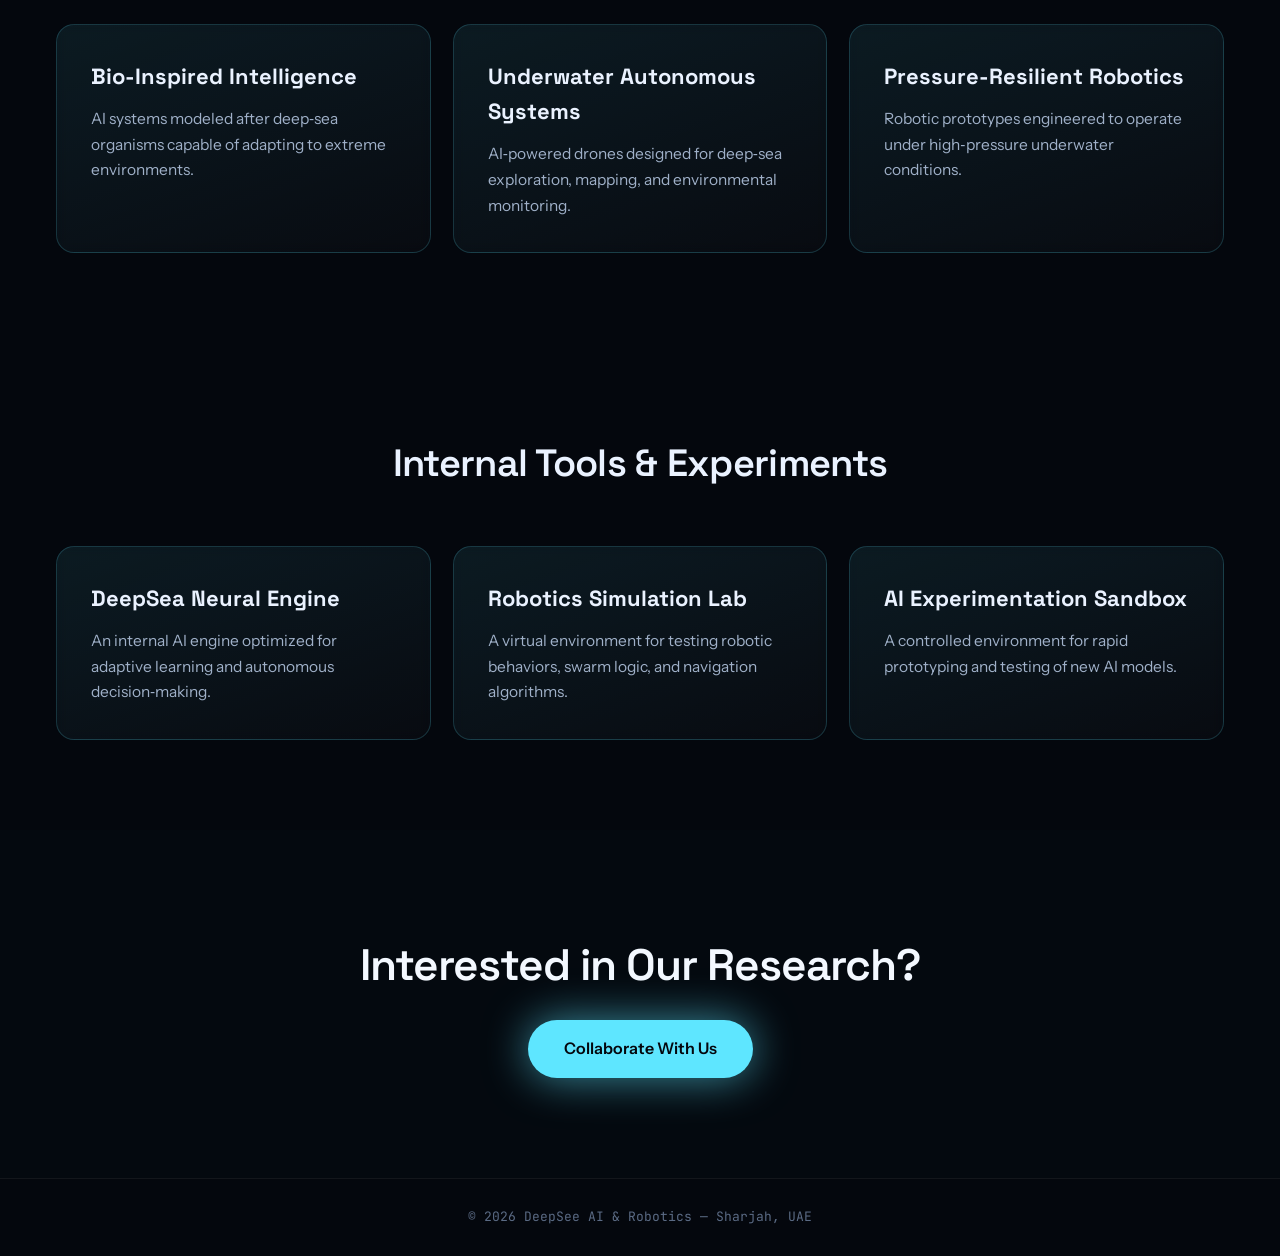
<file: pages/research.html>
<!DOCTYPE html>
<html lang="en">
<head>
    <meta charset="UTF-8">
    <meta name="viewport" content="width=device-width, initial-scale=1.0">
    <title>Deep See AI & Robotics | Research & Innovation</title>
    <link rel="preconnect" href="https://fonts.googleapis.com">
    <link rel="preconnect" href="https://fonts.gstatic.com" crossorigin>
    <link href="https://fonts.googleapis.com/css2?family=Space+Grotesk:wght@400;500;600;700&family=Instrument+Sans:wght@400;500;600&family=JetBrains+Mono:wght@400;500&display=swap" rel="stylesheet">
    <link rel="stylesheet" href="../css/global_styles.css">
</head>

<body>

    <!-- ============================
         NAVIGATION
    ============================= -->
    <header class="navbar">
        <a href="../index.html" class="logo">
            <img src="../assets/deepsee-mark.png" alt="Deep See logo">
            Deep <span class="accent">See</span>
        </a>
        <nav>
            <ul class="nav-links">
                <li><a href="../index.html">Home</a></li>
                <li><a href="services.html">Services</a></li>
                <li><a href="projects.html">Projects</a></li>
                <li><a href="research.html" class="active">Research</a></li>
                <li><a href="contact.html">Contact</a></li>
            </ul>
        </nav>
    </header>


    <!-- ============================
         HERO / INTRO
    ============================= -->
    <section class="research-hero page-hero">
        <div class="hero-content">
            <h1>Research & Innovation</h1>
            <p>Exploring the boundaries of artificial intelligence, robotics, and deep-sea inspired autonomous systems.</p>
        </div>
    </section>


    <!-- ============================
         AI RESEARCH
    ============================= -->
    <section id="ai-research" class="research-section">
        <h2>AI Research</h2>

        <div class="research-grid">

            <div class="research-card">
                <h3>Adaptive Neural Models</h3>
                <p>Developing neural networks capable of self‑adjusting behavior based on environmental feedback.</p>
            </div>

            <div class="research-card">
                <h3>Predictive Intelligence Systems</h3>
                <p>AI engines designed for forecasting, anomaly detection, and real‑time decision optimization.</p>
            </div>

            <div class="research-card">
                <h3>Natural Language Understanding</h3>
                <p>Advanced language models for contextual reasoning, semantic analysis, and conversational AI.</p>
            </div>

        </div>
    </section>


    <!-- ============================
         ROBOTICS RESEARCH
    ============================= -->
    <section id="robotics" class="research-section">
        <h2>Robotics & Automation</h2>

        <div class="research-grid">

            <div class="research-card">
                <h3>Autonomous Navigation</h3>
                <p>Robotic systems capable of mapping, pathfinding, and obstacle avoidance in dynamic environments.</p>
            </div>

            <div class="research-card">
                <h3>Swarm Robotics</h3>
                <p>Multi‑robot coordination inspired by natural swarm behavior for complex collaborative tasks.</p>
            </div>

            <div class="research-card">
                <h3>Robotic Manipulation</h3>
                <p>Precision robotic arms designed for industrial automation and delicate task execution.</p>
            </div>

        </div>
    </section>


    <!-- ============================
         DEEPSEA AI RESEARCH
    ============================= -->
    <section id="deepsea" class="research-section">
        <h2>DeepSea AI</h2>

        <div class="research-grid">

            <div class="research-card">
                <h3>Bio‑Inspired Intelligence</h3>
                <p>AI systems modeled after deep‑sea organisms capable of adapting to extreme environments.</p>
            </div>

            <div class="research-card">
                <h3>Underwater Autonomous Systems</h3>
                <p>AI‑powered drones designed for deep‑sea exploration, mapping, and environmental monitoring.</p>
            </div>

            <div class="research-card">
                <h3>Pressure‑Resilient Robotics</h3>
                <p>Robotic prototypes engineered to operate under high‑pressure underwater conditions.</p>
            </div>

        </div>
    </section>


    <!-- ============================
         INTERNAL TOOLS & EXPERIMENTS
    ============================= -->
    <section id="internal-tools" class="research-section">
        <h2>Internal Tools & Experiments</h2>

        <div class="research-grid">

            <div class="research-card">
                <h3>DeepSea Neural Engine</h3>
                <p>An internal AI engine optimized for adaptive learning and autonomous decision‑making.</p>
            </div>

            <div class="research-card">
                <h3>Robotics Simulation Lab</h3>
                <p>A virtual environment for testing robotic behaviors, swarm logic, and navigation algorithms.</p>
            </div>

            <div class="research-card">
                <h3>AI Experimentation Sandbox</h3>
                <p>A controlled environment for rapid prototyping and testing of new AI models.</p>
            </div>

        </div>
    </section>


    <!-- ============================
         CONTACT CTA
    ============================= -->
    <section class="cta">
        <h2>Interested in Our Research?</h2>
        <a href="contact.html" class="cta-btn">Collaborate With Us</a>
    </section>


    <!-- ============================
         FOOTER
    ============================= -->
    <footer class="footer">
        <p>© 2026 DeepSee AI &amp; Robotics — Sharjah, UAE</p>
    </footer>

</body>
</html>
</file>
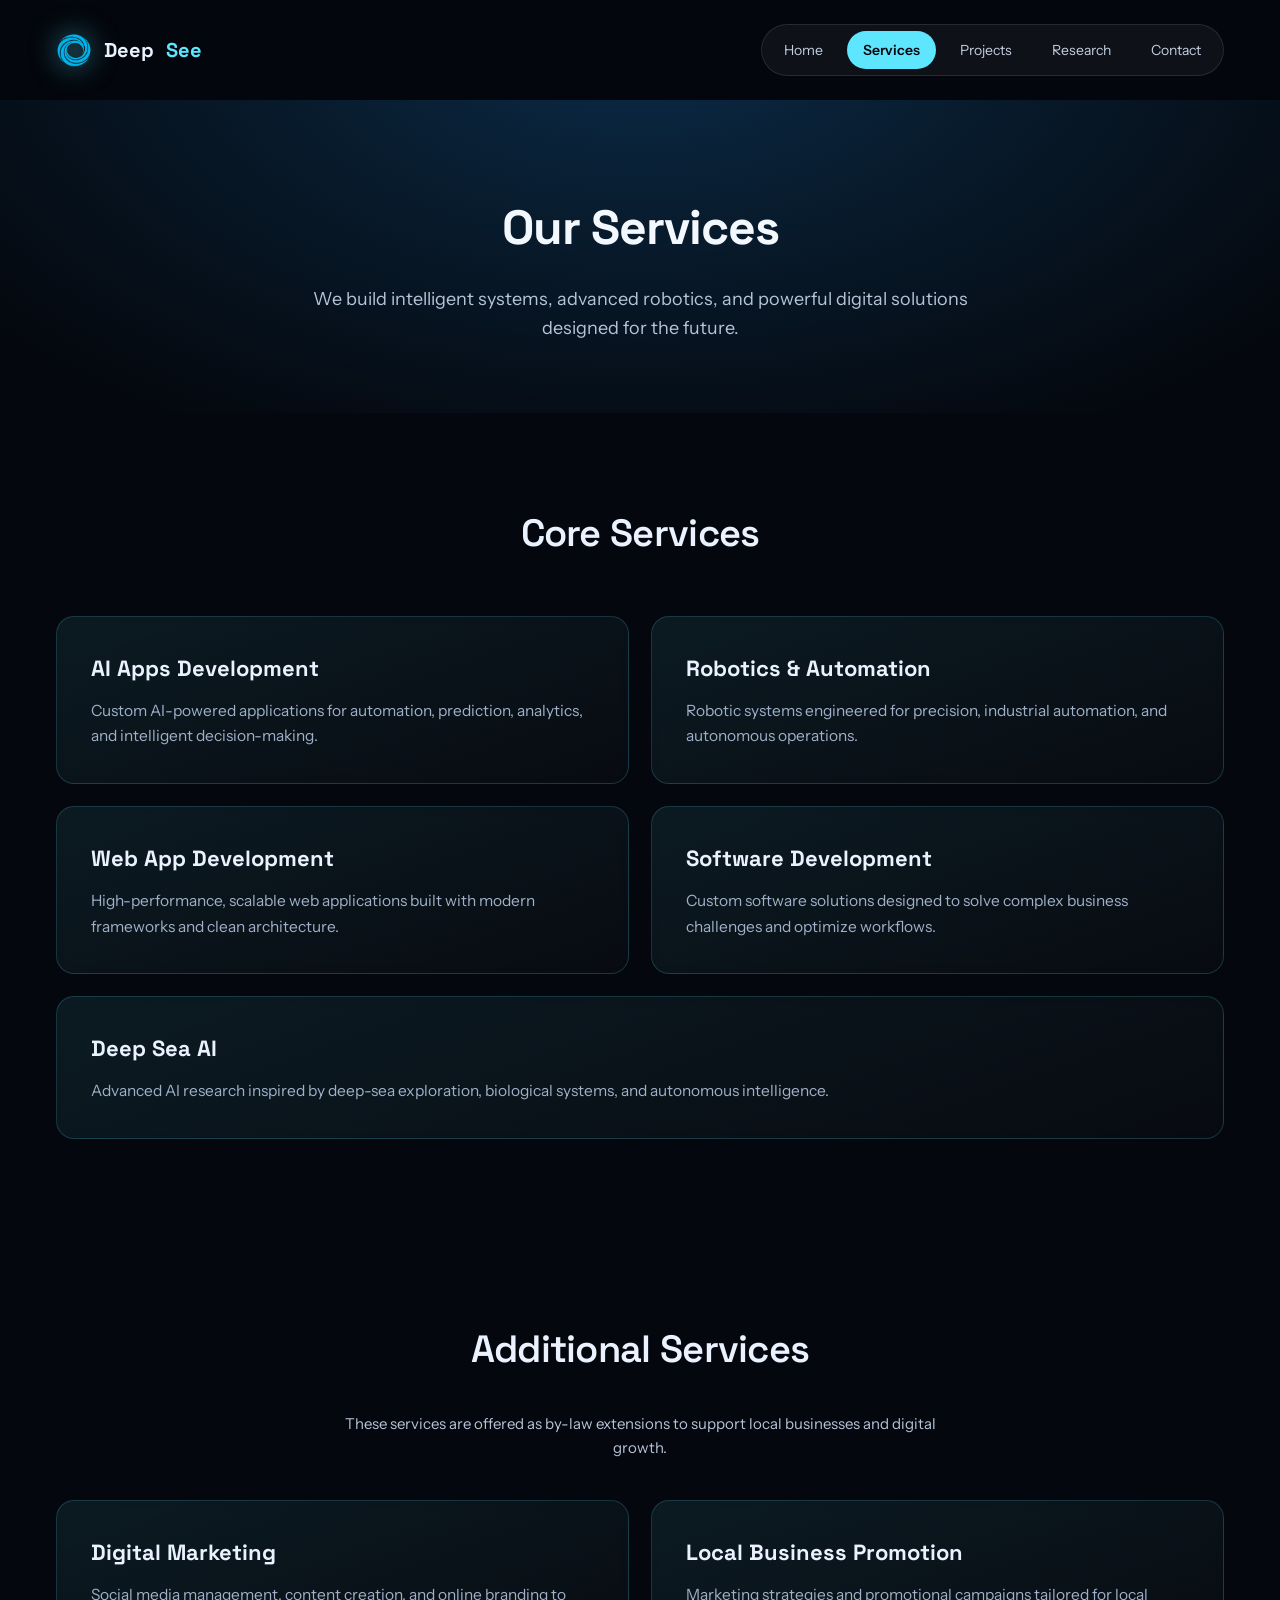
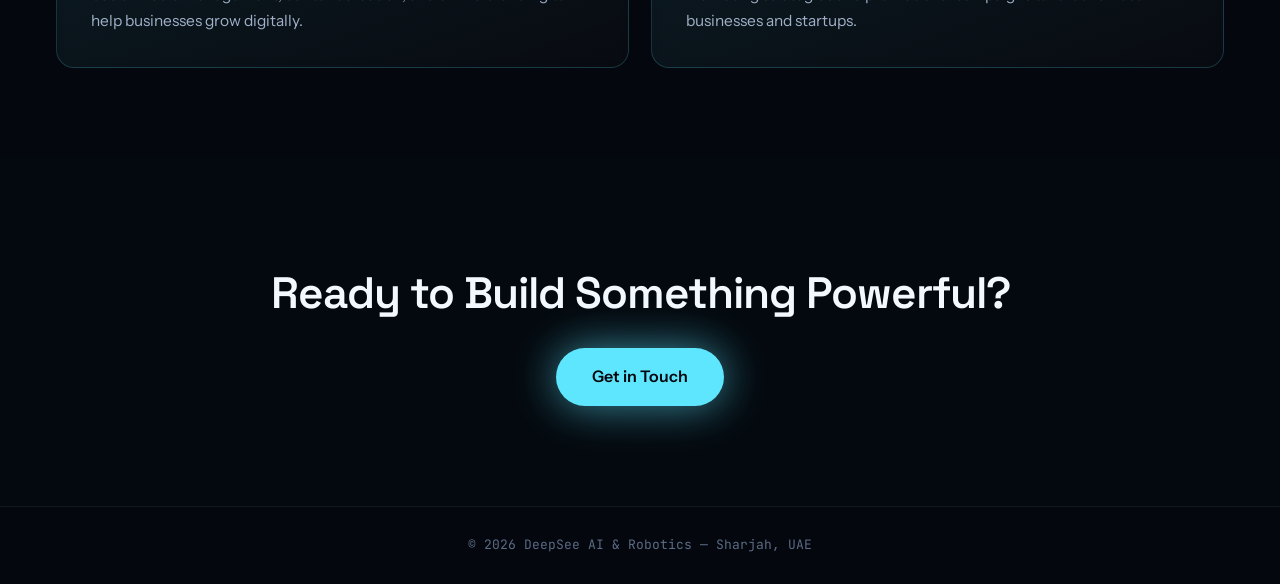
<file: pages/services.html>
<!DOCTYPE html>
<html lang="en">
<head>
    <meta charset="UTF-8">
    <meta name="viewport" content="width=device-width, initial-scale=1.0">
    <title>DeepSee AI & Robotics | Services</title>
    <link rel="preconnect" href="https://fonts.googleapis.com">
    <link rel="preconnect" href="https://fonts.gstatic.com" crossorigin>
    <link href="https://fonts.googleapis.com/css2?family=Space+Grotesk:wght@400;500;600;700&family=Instrument+Sans:wght@400;500;600&family=JetBrains+Mono:wght@400;500&display=swap" rel="stylesheet">
    <link rel="stylesheet" href="../css/global_styles.css">
</head>

<body>

    <!-- ============================
         NAVIGATION
    ============================= -->
    <header class="navbar">
        <a href="../index.html" class="logo">
            <img src="../assets/deepsee-mark.png" alt="Deep See logo">
            Deep <span class="accent">See</span>
        </a>
        <nav>
            <ul class="nav-links">
                <li><a href="../index.html">Home</a></li>
                <li><a href="services.html" class="active">Services</a></li>
                <li><a href="projects.html">Projects</a></li>
                <li><a href="research.html">Research</a></li>
                <li><a href="contact.html">Contact</a></li>
            </ul>
        </nav>
    </header>


    <!-- ============================
         HERO / INTRO
    ============================= -->
    <section class="services-hero page-hero">
        <div class="hero-content">
            <h1>Our Services</h1>
            <p>We build intelligent systems, advanced robotics, and powerful digital solutions designed for the future.</p>
        </div>
    </section>


    <!-- ============================
         CORE SERVICES
    ============================= -->
    <section id="core-services" class="services-section">
        <h2>Core Services</h2>

        <div class="service-grid">

            <div class="service-card">
                <h3>AI Apps Development</h3>
                <p>Custom AI-powered applications for automation, prediction, analytics, and intelligent decision-making.</p>
            </div>

            <div class="service-card">
                <h3>Robotics & Automation</h3>
                <p>Robotic systems engineered for precision, industrial automation, and autonomous operations.</p>
            </div>

            <div class="service-card">
                <h3>Web App Development</h3>
                <p>High-performance, scalable web applications built with modern frameworks and clean architecture.</p>
            </div>

            <div class="service-card">
                <h3>Software Development</h3>
                <p>Custom software solutions designed to solve complex business challenges and optimize workflows.</p>
            </div>

            <div class="service-card">
                <h3>Deep Sea AI</h3>
                <p>Advanced AI research inspired by deep-sea exploration, biological systems, and autonomous intelligence.</p>
            </div>

        </div>
    </section>


    <!-- ============================
         ADDITIONAL SERVICES (BY-LAW)
    ============================= -->
    <section id="additional-services" class="services-section">
        <h2>Additional Services</h2>
        <p class="section-note">These services are offered as by-law extensions to support local businesses and digital growth.</p>

        <div class="service-grid">

            <div class="service-card">
                <h3>Digital Marketing</h3>
                <p>Social media management, content creation, and online branding to help businesses grow digitally.</p>
            </div>

            <div class="service-card">
                <h3>Local Business Promotion</h3>
                <p>Marketing strategies and promotional campaigns tailored for local businesses and startups.</p>
            </div>

        </div>
    </section>


    <!-- ============================
         CONTACT CTA
    ============================= -->
    <section id="contact" class="cta">
        <h2>Ready to Build Something Powerful?</h2>
        <a href="contact.html" class="cta-btn">Get in Touch</a>
    </section>


    <!-- ============================
         FOOTER
    ============================= -->
    <footer class="footer">
        <p>© 2026 DeepSee AI &amp; Robotics — Sharjah, UAE</p>
    </footer>

</body>
</html>
</file>
<file: css/global_styles.css>
/* ============================
   DESIGN TOKENS
============================= */

:root {
    --bg-black: #04070d;
    --bg-section: #04090f;
    --bg-deep-1: #071726;
    --bg-deep-2: #0b2b47;
    --glass-fill: rgba(10, 25, 42, 0.72);

    --accent: #5ee6ff;
    --accent-bright: #8bf0ff;

    --text-headline: #f3f8ff;
    --text-high: #eaf2ff;
    --text-body: #dfe7f2;
    --text-badge: #d7e7f6;
    --text-nav-inactive: #c3cee0;
    --text-subpara: #b7c4d8;
    --text-card: #9fb0c8;
    --text-footer: #5b6b85;
    --text-caption: #bfe9f5;

    --border-accent: rgba(94, 230, 255, 0.18);

    --font-display: 'Space Grotesk', sans-serif;
    --font-body: 'Instrument Sans', sans-serif;
    --font-mono: 'JetBrains Mono', monospace;
}

/* ============================
   GLOBAL STYLES
============================= */

* {
    margin: 0;
    padding: 0;
    box-sizing: border-box;
}

body {
    background: var(--bg-black);
    color: var(--text-body);
    font-family: var(--font-body);
    line-height: 1.6;
}

h1, h2, h3 {
    font-family: var(--font-display);
    font-weight: 700;
    color: var(--text-high);
}

a {
    text-decoration: none;
}

section {
    padding: 90px 56px;
}

section > h2 {
    text-align: center;
    font-weight: 600;
    font-size: 38px;
    letter-spacing: -0.7px;
    margin-bottom: 52px;
}

.section-note {
    text-align: center;
    color: var(--text-subpara);
    font-size: 15px;
    margin: -20px auto 40px;
    max-width: 600px;
}

/* ============================
   KEYFRAMES
============================= */

@keyframes rise {
    0% { transform: translateY(0) scale(1); opacity: 0; }
    10% { opacity: var(--o, 0.7); }
    90% { opacity: var(--o, 0.7); }
    100% { transform: translateY(-120px) scale(1.3); opacity: 0; }
}

@keyframes ping {
    0% { transform: scale(0.4); opacity: 0.8; }
    100% { transform: scale(2.6); opacity: 0; }
}

@keyframes glow {
    0%, 100% { box-shadow: 0 0 0 rgba(94, 230, 255, 0); }
    50% { box-shadow: 0 0 42px rgba(94, 230, 255, 0.28); }
}

@keyframes floatB {
    0%, 100% { transform: translateY(0); }
    50% { transform: translateY(-14px); }
}

@keyframes spin {
    0% { transform: rotate(0deg); }
    100% { transform: rotate(360deg); }
}

@keyframes spinrev {
    0% { transform: rotate(0deg); }
    100% { transform: rotate(-360deg); }
}

/* ============================
   NAVBAR
============================= */

.navbar {
    position: sticky;
    top: 0;
    z-index: 100;
    width: 100%;
    padding: 24px 56px;
    display: flex;
    justify-content: space-between;
    align-items: center;
    background: rgba(4, 7, 13, 0.65);
    backdrop-filter: blur(10px);
}

.logo {
    display: flex;
    align-items: center;
    gap: 12px;
    font-family: var(--font-display);
    font-weight: 700;
    font-size: 20px;
    color: var(--text-high);
}

.logo img {
    width: 36px;
    height: 36px;
    object-fit: contain;
    filter: drop-shadow(0 0 14px rgba(94, 230, 255, 0.7));
}

.logo .accent {
    color: var(--accent);
}

.nav-links {
    list-style: none;
    display: flex;
    flex-wrap: wrap;
    gap: 8px;
    align-items: center;
    background: rgba(255, 255, 255, 0.05);
    border: 1px solid rgba(255, 255, 255, 0.1);
    padding: 6px;
    border-radius: 999px;
    backdrop-filter: blur(8px);
}

.nav-links a {
    display: inline-block;
    font-size: 14px;
    color: var(--text-nav-inactive);
    padding: 8px 16px;
    border-radius: 999px;
    transition: color 0.3s;
}

.nav-links a:hover {
    color: var(--text-high);
}

.nav-links a.active {
    background: var(--accent);
    color: var(--bg-black);
    font-weight: 600;
}

.nav-links a.active:hover {
    color: var(--bg-black);
}

/* ============================
   BUTTONS
============================= */

.cta-btn {
    display: inline-block;
    background: var(--accent);
    color: var(--bg-black);
    font-weight: 600;
    padding: 15px 32px;
    border-radius: 999px;
    font-size: 16px;
    box-shadow: 0 0 40px rgba(94, 230, 255, 0.55);
    transition: box-shadow 0.3s, transform 0.3s;
}

.cta-btn:hover {
    box-shadow: 0 0 56px rgba(94, 230, 255, 0.7);
    transform: translateY(-2px);
}

.btn-secondary {
    display: inline-block;
    color: var(--text-high);
    font-weight: 500;
    font-size: 16px;
    padding: 15px 28px;
    border-radius: 999px;
    border: 1px solid rgba(255, 255, 255, 0.18);
    background: rgba(255, 255, 255, 0.04);
    transition: border-color 0.3s;
}

.btn-secondary:hover {
    border-color: rgba(94, 230, 255, 0.4);
}

/* ============================
   HOME HERO (bioluminescent)
============================= */

.hero-bio {
    position: relative;
    overflow: hidden;
    background: radial-gradient(1200px 700px at 50% -10%, var(--bg-deep-2) 0%, var(--bg-deep-1) 40%, var(--bg-black) 80%);
}

.particles {
    position: absolute;
    inset: 0;
    pointer-events: none;
}

.particle {
    position: absolute;
    border-radius: 50%;
    background: var(--accent-bright);
    box-shadow: 0 0 12px var(--accent);
    animation-name: rise;
    animation-timing-function: linear;
    animation-iteration-count: infinite;
}

.hero-bio-content {
    position: relative;
    z-index: 10;
    padding: 70px 56px 110px;
    display: flex;
    flex-direction: column;
    align-items: center;
    text-align: center;
}

.eyebrow {
    font-family: var(--font-mono);
    font-size: 13px;
    letter-spacing: 3px;
    text-transform: uppercase;
    color: var(--accent);
    margin-bottom: 22px;
}

.hero-bio h1 {
    font-size: 64px;
    line-height: 1.05;
    letter-spacing: -1.4px;
    color: var(--text-headline);
    max-width: 840px;
    text-wrap: balance;
    margin-bottom: 24px;
}

.hero-bio p {
    font-family: var(--font-body);
    font-size: 19px;
    line-height: 1.6;
    color: var(--text-subpara);
    max-width: 600px;
    margin-bottom: 38px;
}

.hero-actions {
    display: flex;
    flex-wrap: wrap;
    justify-content: center;
    gap: 16px;
}

/* ============================
   ORBITING CAPABILITY SYSTEM
============================= */

.orbit {
    position: relative;
    width: 520px;
    height: 520px;
    max-width: 100%;
    margin: 0 auto 44px;
    animation: floatB 6s ease-in-out infinite;
}

.orbit-ring {
    position: absolute;
    top: 50%;
    left: 50%;
    width: 440px;
    height: 440px;
    transform: translate(-50%, -50%);
    border-radius: 50%;
    border: 1px dashed rgba(94, 230, 255, 0.16);
}

.orbit-center {
    position: absolute;
    top: 50%;
    left: 50%;
    width: 120px;
    height: 120px;
    transform: translate(-50%, -50%);
    display: flex;
    align-items: center;
    justify-content: center;
}

.orbit-center img {
    position: relative;
    z-index: 1;
    width: 104px;
    height: 104px;
    object-fit: contain;
    filter: drop-shadow(0 0 34px rgba(94, 230, 255, 0.85));
}

.orbit-ping {
    position: absolute;
    width: 104px;
    height: 104px;
    border-radius: 50%;
    border: 1px solid rgba(94, 230, 255, 0.6);
    animation: ping 3.4s ease-out infinite;
}

.orbit-ping.delay {
    animation-delay: 1.7s;
}

.orbit-spin {
    position: absolute;
    inset: 0;
    animation: spin 42s linear infinite;
}

.orbit-badge-pos {
    position: absolute;
    top: 50%;
    left: 50%;
    margin: -30px 0 0 -30px;
}

.orbit-badge-pos[data-angle="-90"] { transform: rotate(-90deg) translate(220px) rotate(90deg); }
.orbit-badge-pos[data-angle="0"]   { transform: rotate(0deg) translate(220px) rotate(0deg); }
.orbit-badge-pos[data-angle="90"]  { transform: rotate(90deg) translate(220px) rotate(-90deg); }
.orbit-badge-pos[data-angle="180"] { transform: rotate(180deg) translate(220px) rotate(-180deg); }

.orbit-badge {
    animation: spinrev 42s linear infinite;
    display: flex;
    flex-direction: column;
    align-items: center;
    gap: 8px;
}

.orbit-badge-icon {
    width: 60px;
    height: 60px;
    border-radius: 16px;
    background: var(--glass-fill);
    border: 1px solid rgba(94, 230, 255, 0.34);
    backdrop-filter: blur(6px);
    display: flex;
    align-items: center;
    justify-content: center;
    box-shadow: 0 10px 34px rgba(0, 0, 0, 0.45), 0 0 26px rgba(94, 230, 255, 0.18);
}

.orbit-badge-label {
    font-family: var(--font-mono);
    font-size: 10.5px;
    letter-spacing: 0.3px;
    color: var(--text-badge);
    text-shadow: 0 1px 7px rgba(0, 10, 20, 0.75);
    white-space: nowrap;
}

/* ============================
   GLASS CARDS
   (services, projects list-pages, research, contact details)
============================= */

.service-card,
.research-card,
.detail-card {
    background: linear-gradient(160deg, rgba(94, 230, 255, 0.09), rgba(255, 255, 255, 0.02));
    border: 1px solid var(--border-accent);
    border-radius: 18px;
    padding: 34px;
    backdrop-filter: blur(6px);
    animation: glow 5s ease-in-out infinite;
    transition: transform 0.3s, border-color 0.3s;
}

.service-card:hover,
.research-card:hover,
.detail-card:hover {
    border-color: rgba(94, 230, 255, 0.4);
    transform: translateY(-4px);
}

.service-card h3,
.research-card h3,
.detail-card h3 {
    font-size: 22px;
    margin-bottom: 12px;
}

.service-card p,
.research-card p,
.detail-card p {
    font-size: 15.5px;
    line-height: 1.65;
    color: var(--text-card);
}

.service-head {
    display: flex;
    align-items: center;
    gap: 14px;
    margin-bottom: 16px;
}

.service-head h3 {
    margin-bottom: 0;
}

.service-chip {
    flex-shrink: 0;
    width: 40px;
    height: 40px;
    border-radius: 12px;
    background: rgba(94, 230, 255, 0.14);
    border: 1px solid rgba(94, 230, 255, 0.3);
    display: flex;
    align-items: center;
    justify-content: center;
    font-family: var(--font-mono);
    font-size: 14px;
    color: var(--accent);
}

.service-grid,
.research-grid,
.details-grid {
    display: flex;
    flex-wrap: wrap;
    gap: 22px;
}

.service-grid > *,
.research-grid > *,
.details-grid > * {
    flex: 1 1 300px;
}

.service-grid > * {
    flex-basis: 460px;
}

/* ============================
   SERVICES / PROJECTS SECTIONS (home)
============================= */

.services {
    background: var(--bg-section);
}

.projects {
    background: radial-gradient(900px 500px at 50% 120%, var(--bg-deep-2), var(--bg-section));
}

.project-grid {
    display: grid;
    grid-template-columns: repeat(3, 1fr);
    gap: 22px;
}

.project-card {
    border-radius: 18px;
    overflow: hidden;
    border: 1px solid rgba(94, 230, 255, 0.16);
    background: rgba(255, 255, 255, 0.03);
    backdrop-filter: blur(6px);
    transition: transform 0.3s, border-color 0.3s;
}

.project-card:hover {
    border-color: rgba(94, 230, 255, 0.4);
    transform: translateY(-5px);
}

.project-img {
    position: relative;
    height: 170px;
    background: radial-gradient(circle at 50% 40%, rgba(94, 230, 255, 0.28), rgba(11, 43, 71, 0.6));
    display: flex;
    align-items: center;
    justify-content: center;
}

.project-img .ring {
    width: 56px;
    height: 56px;
    border-radius: 50%;
    border: 1px solid rgba(255, 255, 255, 0.4);
    box-shadow: 0 0 30px rgba(94, 230, 255, 0.5);
}

.project-img .caption {
    position: absolute;
    bottom: 12px;
    left: 14px;
    font-family: var(--font-mono);
    font-size: 11px;
    color: var(--text-caption);
}

.project-body {
    padding: 24px;
}

.project-tag {
    font-family: var(--font-mono);
    font-size: 11px;
    color: var(--accent);
    letter-spacing: 1px;
}

.project-card h3 {
    font-size: 20px;
    margin: 10px 0 8px;
}

.project-card p {
    font-size: 14.5px;
    line-height: 1.6;
    color: var(--text-card);
}

/* ============================
   PAGE HERO (subpages)
============================= */

.page-hero {
    position: relative;
    overflow: hidden;
    text-align: center;
    padding: 90px 56px 70px;
    background: radial-gradient(1000px 550px at 50% -20%, var(--bg-deep-2) 0%, var(--bg-deep-1) 45%, var(--bg-black) 85%);
}

.page-hero .hero-content {
    position: relative;
    z-index: 1;
    max-width: 720px;
    margin: 0 auto;
}

.page-hero h1 {
    font-size: 48px;
    letter-spacing: -1px;
    color: var(--text-headline);
    margin-bottom: 18px;
}

.page-hero p {
    font-family: var(--font-body);
    font-size: 18px;
    line-height: 1.6;
    color: var(--text-subpara);
}

/* ============================
   CTA SECTION
============================= */

.cta {
    position: relative;
    text-align: center;
    background: var(--bg-section);
    padding: 100px 56px;
    overflow: hidden;
}

.cta-ring {
    position: absolute;
    top: 50%;
    left: 50%;
    border-radius: 50%;
    transform: translate(-50%, -50%);
    border: 1px solid rgba(94, 230, 255, 0.15);
}

.cta-ring.small {
    width: 400px;
    height: 400px;
    border-color: rgba(94, 230, 255, 0.12);
}

.cta-ring.large {
    width: 600px;
    height: 600px;
}

.cta h2 {
    position: relative;
    font-size: 44px;
    letter-spacing: -1px;
    color: var(--text-headline);
    margin-bottom: 20px;
}

.cta p {
    position: relative;
    font-size: 18px;
    color: var(--text-subpara);
    margin-bottom: 34px;
    max-width: 560px;
    margin-left: auto;
    margin-right: auto;
}

.cta .cta-btn {
    position: relative;
    padding: 16px 36px;
    box-shadow: 0 0 44px rgba(94, 230, 255, 0.6);
}

/* ============================
   CONTACT FORM
============================= */

.contact-form {
    max-width: 600px;
    margin: auto;
    display: flex;
    flex-direction: column;
    gap: 20px;
}

.contact-form input,
.contact-form textarea {
    width: 100%;
    padding: 15px;
    background: rgba(255, 255, 255, 0.03);
    border: 1px solid var(--border-accent);
    border-radius: 8px;
    color: var(--text-body);
    font-family: var(--font-body);
}

.contact-form textarea {
    min-height: 140px;
    resize: vertical;
}

.contact-form button {
    padding: 15px;
    background: var(--accent);
    color: var(--bg-black);
    border: none;
    border-radius: 999px;
    font-family: var(--font-body);
    font-weight: 700;
    cursor: pointer;
    transition: box-shadow 0.3s;
}

.contact-form button:hover {
    box-shadow: 0 0 40px rgba(94, 230, 255, 0.5);
}

/* ============================
   FOOTER
============================= */

.footer {
    text-align: center;
    padding: 28px 56px;
    background: var(--bg-black);
    border-top: 1px solid rgba(255, 255, 255, 0.06);
    font-family: var(--font-mono);
    font-size: 13px;
    color: var(--text-footer);
}

/* ============================
   RESPONSIVE
============================= */

@media (max-width: 900px) {
    .hero-bio h1 {
        font-size: 40px;
    }

    .orbit {
        transform: scale(0.62);
        margin-bottom: 0;
    }

    .project-grid {
        grid-template-columns: 1fr;
    }

    .navbar {
        padding: 16px 24px;
        flex-wrap: wrap;
        gap: 12px;
        justify-content: center;
    }

    section {
        padding: 56px 24px;
    }

    .cta,
    .hero-bio-content,
    .page-hero {
        padding-left: 24px;
        padding-right: 24px;
    }
}

/* ============================
   REDUCED MOTION
============================= */

@media (prefers-reduced-motion: reduce) {
    .particle,
    .orbit,
    .orbit-spin,
    .orbit-badge,
    .orbit-ping,
    .service-card,
    .research-card,
    .detail-card {
        animation: none !important;
    }
}
</file>
